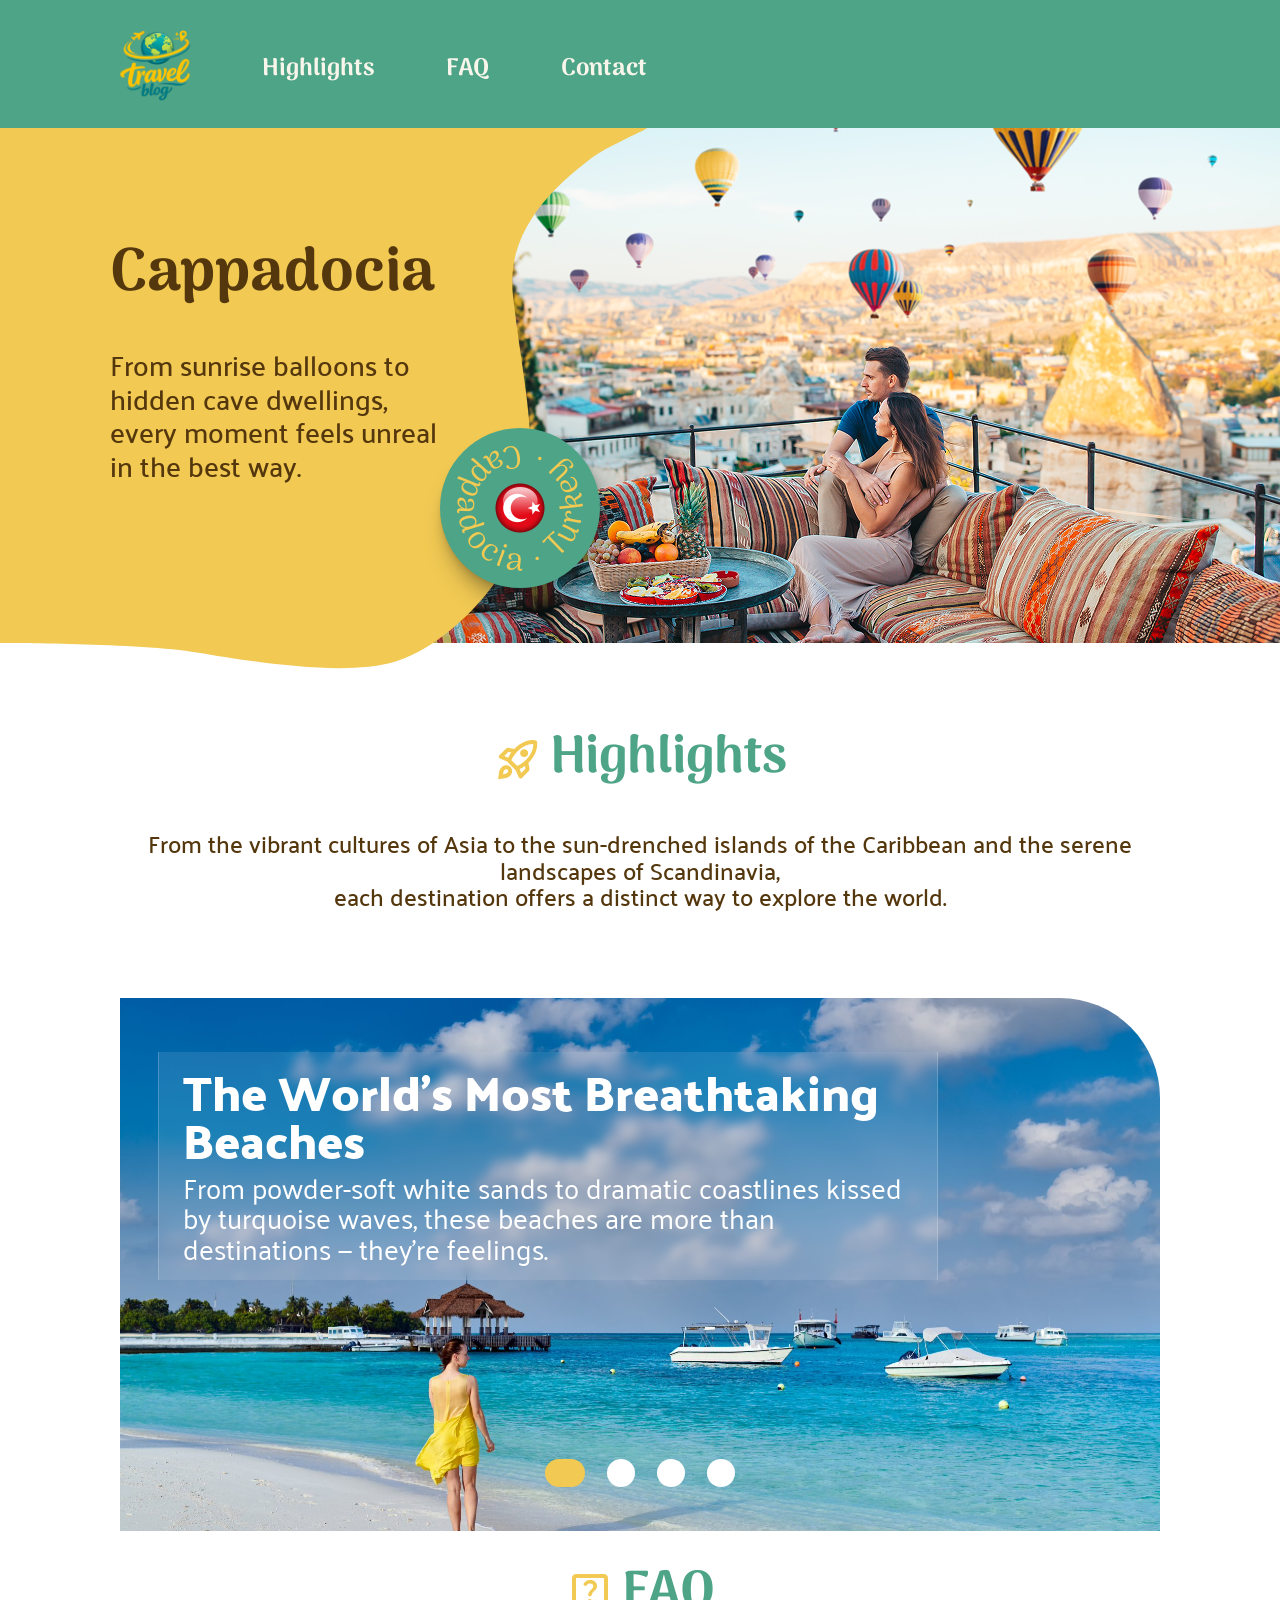
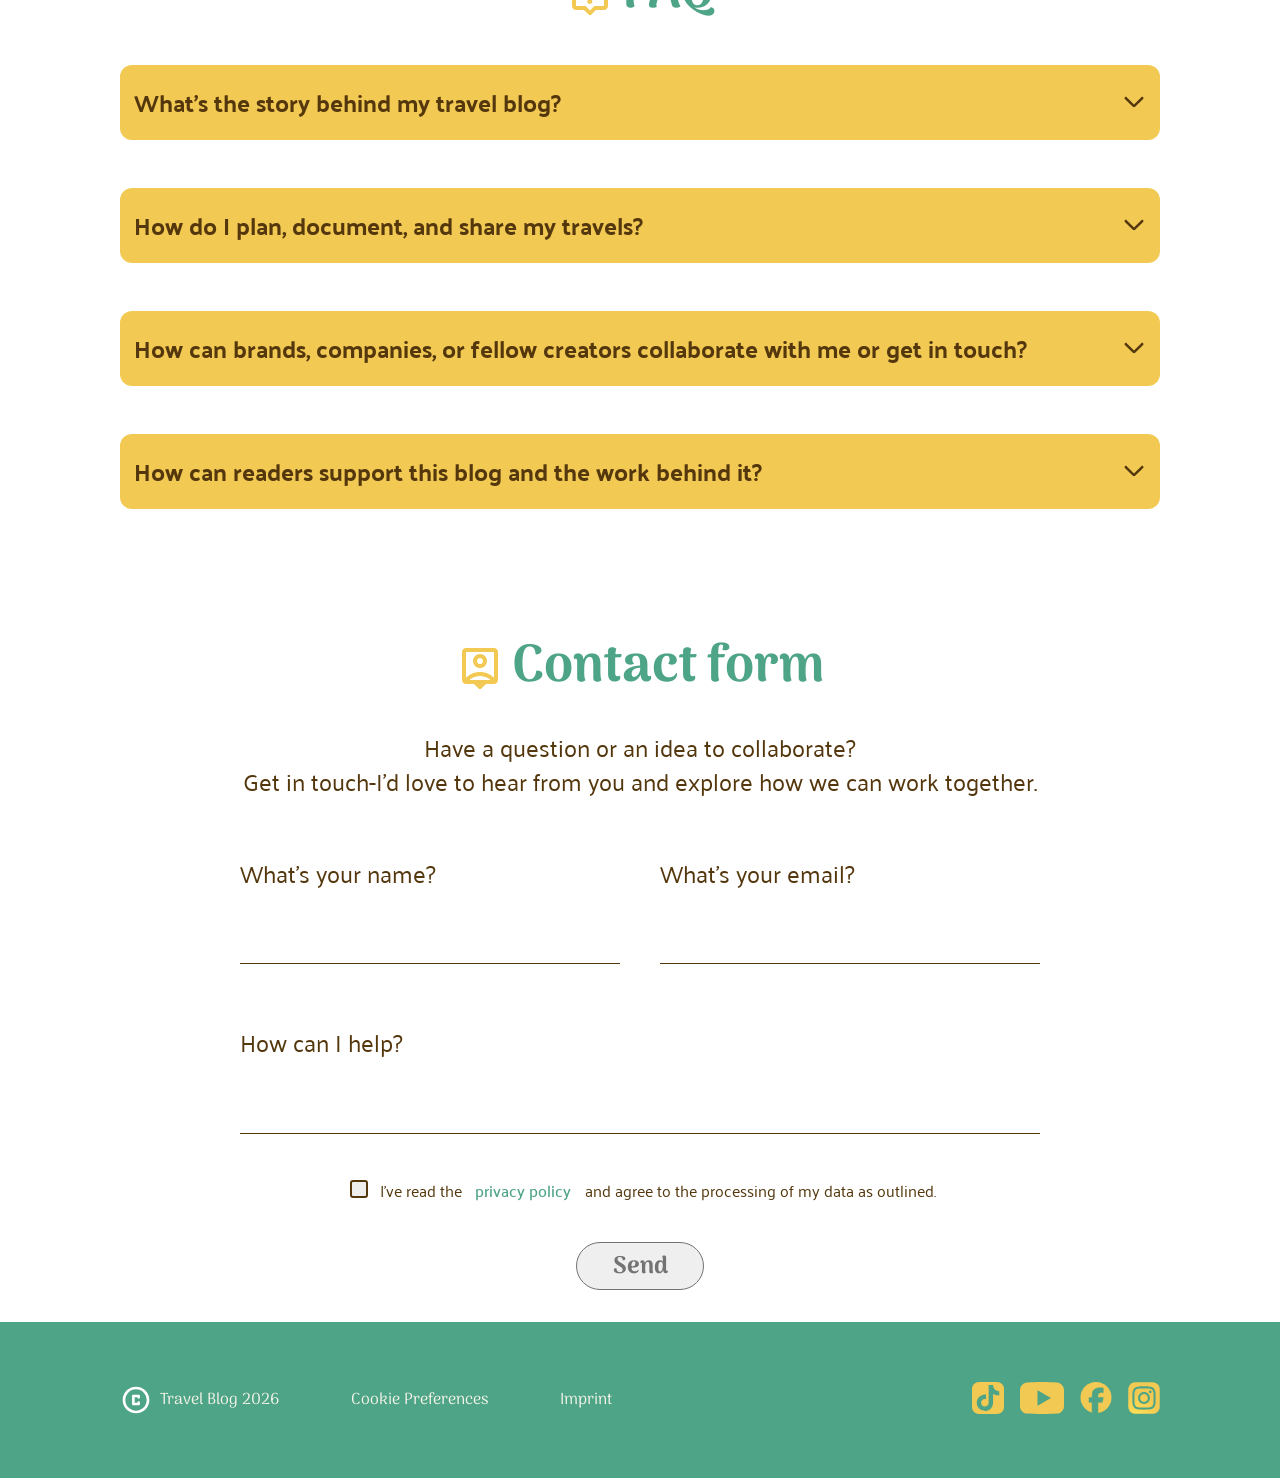
<file: index.html>
<!DOCTYPE html>
<html lang="en">

<head>
    <meta charset="UTF-8">
    <meta name="viewport" content="width=device-width, initial-scale=1.0">

    <title>Blog</title>

    <link rel="stylesheet" href="./styles/style.css">
    <link rel="stylesheet" href="./styles/standard.css">
    <link rel="stylesheet" href="./styles/fonts.css">
    <link rel="stylesheet" href="./styles/variables.css">
    <link rel="stylesheet" href="./styles/responsive.css">

    <link rel="icon" type="image/x-icon" href="./assets/img/logo.png">
</head>


<body id="landingpage">

    <header>

        <a href="../index.html" class="logo"><img src="../assets/img/Travel_blog_logo.svg" alt="logo"></a>

        <nav class="navbar-header">
            <a href="#highlights">Highlights</a>
            <a href="#faq">FAQ</a>
            <a href="#contact">Contact</a>
        </nav>

    </header>

    <section class="hero-left-right"> <!-- ############## landing hero section ######################## -->

            <div class="hero-first">
                <div class="img-background">
                    <img src="./assets/img/landing_hero.png" alt="" class="menschen">
                    
                   

                </div>

                <div class="img-cover-start">
                    <img src="./assets/img/landing_initial.svg" alt="" class="weg">
                    
                    

                </div>

                <div class="img-cover-mid">
                    <img src="./assets/img/landing_animation_mid.png" class="big_animation1">
                    
                    
                    

                </div>

                <div class="img-cover-end">
                    <img src="./assets/img/landing_animation_end.svg" class="big_animation2">
                    <img src="./assets/img/yellow_super_small_animation.svg" class="small_animation2">
                    

                </div>


                <div class="hero-textblock">
                    <h3>Cappadocia</h3>
                    <p>From sunrise balloons to hidden cave dwellings, every
                        moment feels unreal in the best way.</p>
                </div>

                <div class="moving-element">

                    <div class="rotating-text">
                        <svg viewBox="0 0 132 132">

                            <defs>
                                <path id="textCircle" d="M 66,4 a 62,62 0 1,0 0,124 a 62,62 0 1,0 0,-124" />
                            </defs>

                            <text>
                                <textPath href="#textCircle" textLength="370" lengthAdjust="spacing">
                                    Cappadocia · Turkey ·
                                </textPath>
                            </text>

                        </svg>
                    </div>
                    <img class="destination-flag" src="./assets/img/Flag_orb_Turkey.png" alt="Turkey flag">

                </div>
            </div>

    </section>

    <!------------------------------------------- content ------------------------------------------------------>

    <content class="content">
        
        <section class="highlights" id="highlights">
            <!------------------- highlights ------------------------------------------------>
            <div class="header">
                <div class="icon-header">
                    <img src="./assets/icons/rocket_launch.svg" alt="Raketen Icon">
                    <h2>Highlights</h2>
                </div>
                <p>From the vibrant cultures of Asia to the sun-drenched islands of the Caribbean and the serene
                    landscapes of Scandinavia,<br>
                    each destination offers a distinct way to explore the world. </p>
            </div>

            <div class="slider-a">
                <input type="radio" name="slider" value="one" checked>
                <input type="radio" name="slider" value="two">
                <input type="radio" name="slider" value="three">
                <input type="radio" name="slider" value="four">

                <div class="slider-a-wrapper">
                    <div class="slider-a-element element-one">
                        <a href="./pages/article01.html" class="slide-link"> </a>

                        <div class="textblock">
                            <h3>The World’s Most Breathtaking Beaches</h3>
                            <p>From powder-soft white sands to dramatic coastlines kissed by turquoise waves, these
                                beaches
                                are more than destinations — they’re feelings.</p>
                        </div>

                    </div>
                    <div class="slider-a-element element-two">
                        <a href="./pages/article02.html" class="slide-link">
                            <div class="textblock">
                                <h3>Copenhagen in 3 Days: Big Experiences, Smart Spending</h3>
                                <p>Discover Copenhagen, where historic charm meets modern design, vibrant cycling
                                    culture
                                    and
                                    waterfront living.</p>
                            </div>
                        </a>
                    </div>
                    <div class="slider-a-element element-three">
                        <a href="./pages/article03.html" class="slide-link">
                            <div class="textblock">
                                <h3>Pattaya Pulse: Food, Sun and Neon Nights</h3>
                                <p>From bustling promenades to nearby islands, the city offers an energetic and diverse
                                    escape.
                                    Discover Pattaya City, with vibrant nightlife and rich cultural landmarks.</p>
                            </div>
                        </a>
                    </div>
                    <div class="slider-a-element element-four">
                        <a href="./pages/imprint.html" class="slide-link"> </a>
                        <div class="textblock">
                            <h3>Mountain Fuji</h3>
                            <p>The most iconic mountain and an active volcano located about 100 kilometers southwest
                                of
                                Tokyo.
                                Written with the characters for “wealth” and “samurai,” Fuji’s name evokes a sense
                                of
                                strength,
                                honor, and enduring prestige.</p>

                        </div>
                    </div>
                </div>
            </div>

        </section>

        <section class="faq" id="faq"> <!------------------- FAQ ------------------------------------------------>
            <div class="icon-header">
                    <img src="./assets/icons/live_help.svg" alt="Questionmark">
                    <h2>FAQ</h2>
                </div>
            <div class="accordeon">

                <!-- Eintrag 1 -->
                <details class="accordeon-item">
                    <summary>What’s the story behind my travel blog?
                        <img src="./assets/icons/arrow_forward_ios.svg" class="accordeon-arrow" alt="Pfeil">
                    </summary>
                    <div class="accordeon-content">
                        <p>
                        <div class="accordeon-text-block">
                            It all started with a one-way ticket and a camera. This blog was born out of a passion
                            to
                            document raw, authentic moments from across the globe and to inspire others to step out
                            of
                            their
                            comfort zones.
                        </div>
                        </p>
                    </div>
                </details>

                <!-- Eintrag 2 -->
                <details class="accordeon-item">
                    <summary>How do I plan, document, and share my travels?
                        <img src="./assets/icons/arrow_forward_ios.svg" class="accordeon-arrow" alt="Pfeil">
                    </summary>
                    <div class="accordeon-content">
                        <p>
                        <div class="accordeon-text-block">I spend hours researching local gems, creating flexible
                            itineraries, and packing light. While
                            traveling, I take notes daily and capture visuals, turning those raw experiences into
                            comprehensive guides for you.
                        </div>
                        </p>
                    </div>
                </details>


                <!-- Eintrag 3 -->
                <details class="accordeon-item">
                    <summary>How can brands, companies, or fellow creators collaborate with me or get in touch?
                        <img src="./assets/icons/arrow_forward_ios.svg" class="accordeon-arrow" alt="Pfeil">
                    </summary>
                    <div class="accordeon-content">
                        <p>
                        <div class="accordeon-text-block"> love working with like-minded creators and brands that
                            align
                            with authentic travel. For
                            sponsorships, content creation, or media kit requests, feel free to drop me an email at
                            hello@yourblog.com!
                        </div>
                        </p>
                    </div>
                </details>


                <!-- Eintrag 4 -->
                <details class="accordeon-item">
                    <summary>How can readers support this blog and the work behind it?
                        <img src="./assets/icons/arrow_forward_ios.svg" class="accordeon-arrow" alt="Pfeil">
                    </summary>
                    <div class="accordeon-content">
                        <p>
                        <div class="accordeon-text-block">
                            The best way to support me is by sharing my articles, leaving comments, or using the
                            affiliate
                            links in my guides. You can also support my work directly by buying me a virtual coffee
                            through
                            my Ko-fi page!
                        </div>
                        </p>
                    </div>
                </details>
            </div>
        </section>

        <section class="contact-section"> <!--------------------- CONTACT --------------------------------->

            <div class="icon-header" id="contact">
                <img src="./assets/icons/person_pin.svg" alt="Raketen Icon">
                <h2>Contact form</h2>
            </div>
            <div class="contact-form-p">
                <p>
                    Have a question or an idea to collaborate?<br>
                    Get in touch-I’d love to hear from you and explore how we can work together.
                </p>
            </div>
            <div class="contact-form">

                <form class="contact-elements">

                    <div class="form-row">
                        <div class="input-group">
                            <label for="name">What's your name?</label>
                            <input type="text" id="name" name="name" required>
                        </div>
                        <div class="input-group">
                            <label for="email">What's your email?</label>
                            <input type="email" id="email" name="email" required>
                        </div>
                    </div>


                    <div class="input-group full-width">
                        <label for="message">How can I help?</label>
                        <input type="text" id="message" name="message" required>
                    </div>


                </form>

                <div class="privacy-policy">

                    <div class="checkbox-wrapper">
                        <label for="privacy" class="checkbox-label">
                            <input type="checkbox" id="privacy" class="toggle-check">
                            <span class="checkmark"></span>
                        </label>

                        <div class="checkbox-string">
                            <p>
                                I've read the

                                
                                <a href="../pages/privacy-policy.html" target="_blank">privacy policy</a>
                               

                                and agree to the processing of my data as outlined.
                            </p>
                        </div>
                    </div>

                    <button type="submit" class="send-btn">Send</button>

                </div>

            </div>

        </section>
    </content>

    <footer> <!--------------------- FOOTER ----------------------------------------->

        <div>
            <nav class="navbar-footer">



                <a href="../index.html"> <img src="./assets/icons/copyright.svg" alt="copyright">
                    Travel Blog 2026
                </a>




                <a href="#">Cookie Preferences</a>
                <a href="./pages/imprint.html">Imprint</a>
            </nav>
        </div>

        <div class="social-icons">
            <a href="https://www.tiktok.com" target="_blank"><img src="./assets/icons/Tiktok_icon.svg" alt="Tiktok"></a>
            <a href="https://youtube.com" target="_blank"><img src="./assets/icons/youtube.svg" class="youtube"
                    alt="youtube"></a>
            <a href="https://www.facebook.com" target="_blank"><img src="./assets/icons/facebook.svg"
                    alt="facebook"></a>
            <a href="https://www.instagram.com/" target="_blank"><img src="./assets/icons/Instagram_logo_2016.svg"
                    alt="instagram"></a>
        </div>

        <div class="navbar-mobile">

            <a href="./index.html"><img src="./assets/icons/home-icon.svg" alt=""></a>
            <a href="#highlights"><img src="./assets/icons/rocket_launch-icon.svg" alt=""></a>
            <a href="#faq"><img src="./assets/icons/live_help-icon.svg" alt=""></a>
            <a href="#contact"> <img src="./assets/icons/person-icon.svg" alt=""></a>

        </div>


    </footer>




</body>

</html>
</file>
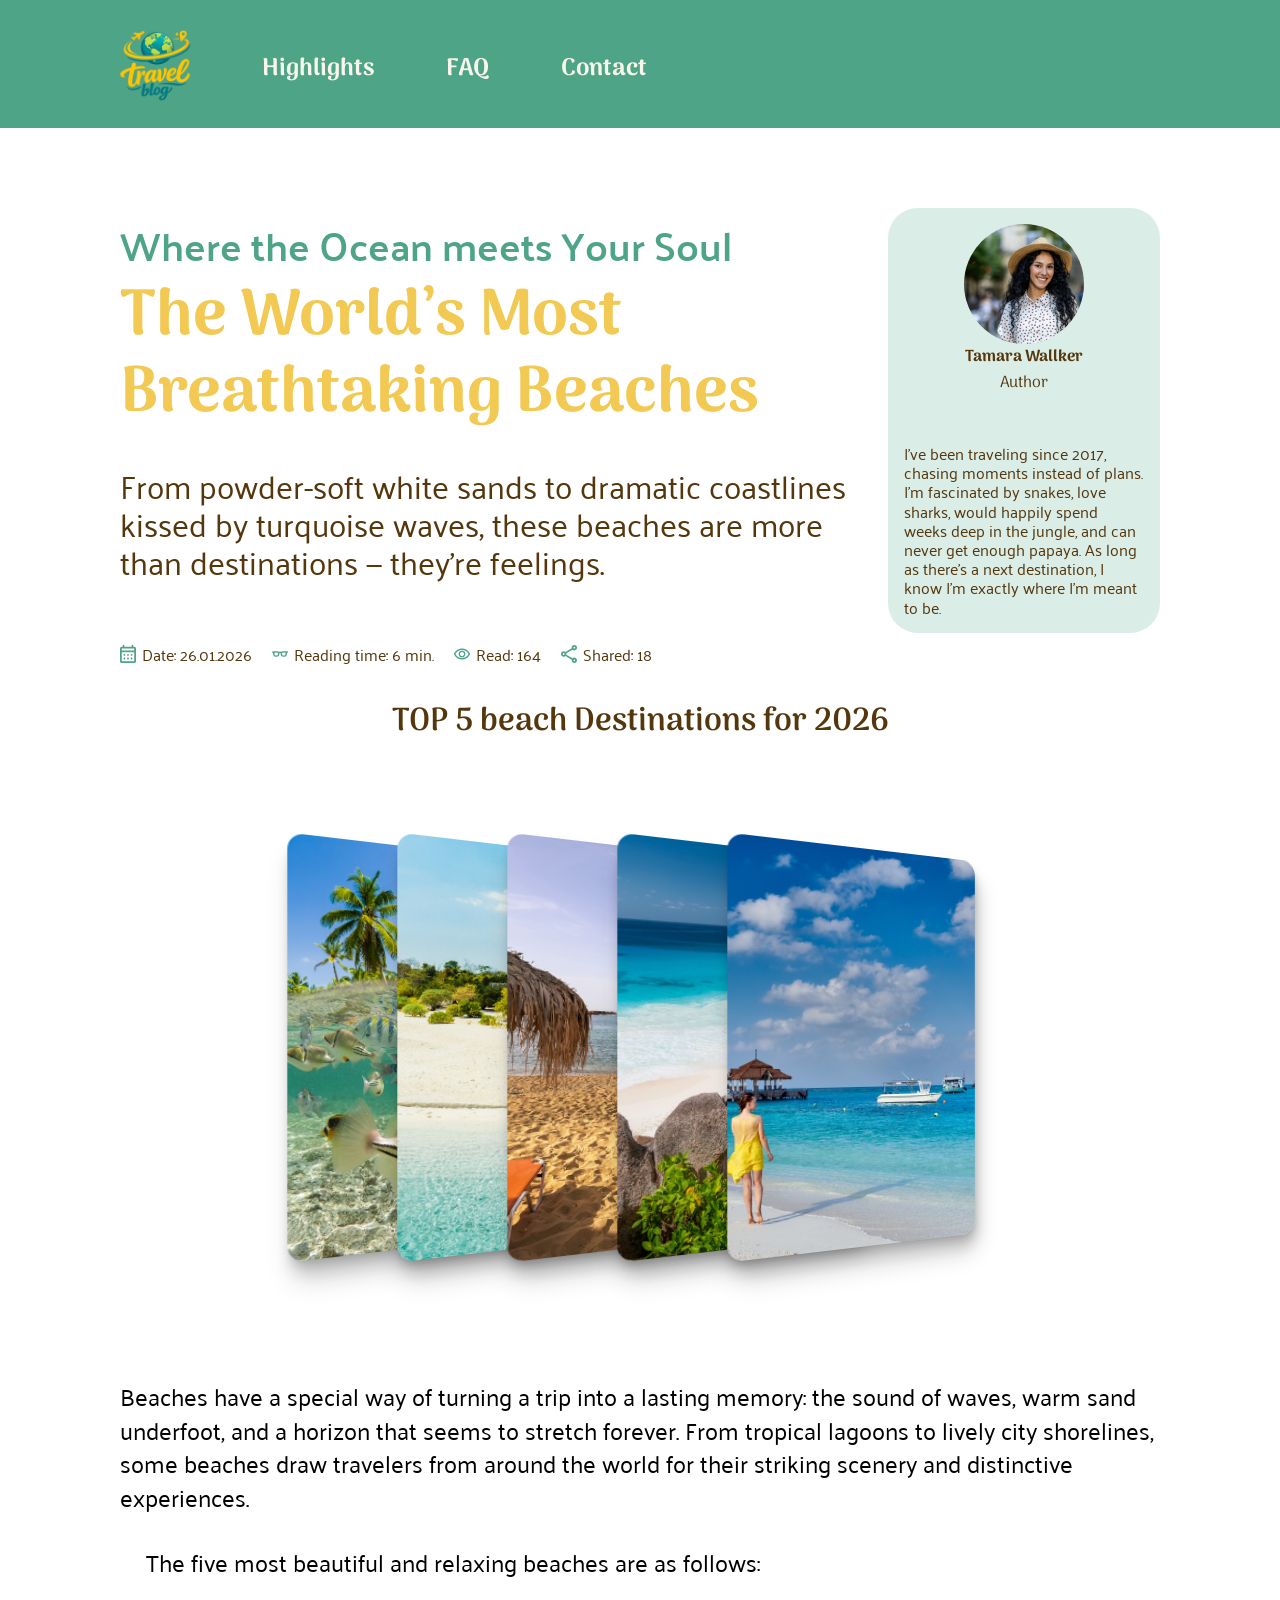
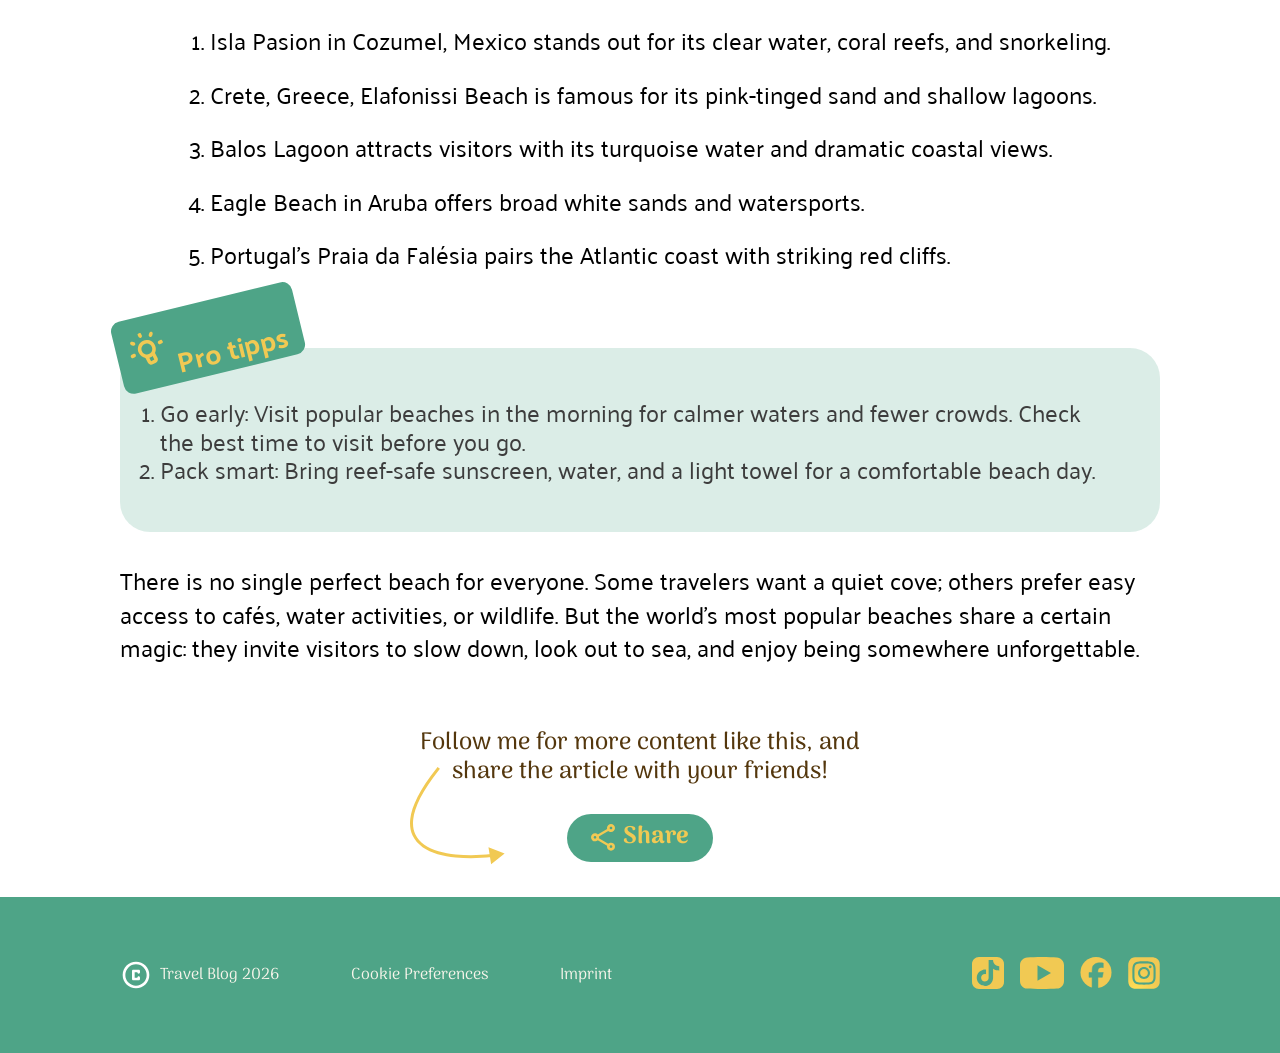
<file: pages/article01.html>
<!DOCTYPE html>
<html lang="en">

<head>
    <meta charset="UTF-8">
    <meta name="viewport" content="width=device-width, initial-scale=1.0">
    <title>Article 01</title>

    <link rel="stylesheet" href="../styles/style.css">
    <link rel="stylesheet" href="../styles/standard.css">
    <link rel="stylesheet" href="../styles/fonts.css">
    <link rel="stylesheet" href="../styles/variables.css">
    <link rel="stylesheet" href="../styles/responsive.css">

    <link rel="icon" type="image/x-icon" href="../assets/img/logo.png">
</head>


<!---------------------HEADER-------------------------------------------------------------------------->


<body id="article01">

    <header>

        <a href="../index.html" class="logo"><img src="../assets/img/Travel_blog_logo.svg" alt="logo"></a>

        <nav class="navbar-header">
            <a href="../index.html#highlights">Highlights
                <a href="../index.html#faq">FAQ</a>
                <a href="../index.html#contact">Contact</a>
        </nav>

    </header>

    <!--------------------------------------------------------------------------------------------------->

    <content class="content">
        <div class="article01-top">
            <div>

                <h2>Where the Ocean meets Your Soul</h2>
                <h1>The World’s Most Breathtaking Beaches</h1>
                <p>From powder-soft white sands to dramatic coastlines kissed by turquoise waves, these beaches are
                    more
                    than destinations — they’re feelings.</p>

                <div class="page-information">

                    <p><img src="../assets/icons/calender_green.svg" alt="">
                        Date: 26.01.2026</p>

                    <p><img src="../assets/icons/eyeglasses_green.svg" alt="">
                        Reading time: 6 min.</p>


                    <p><img src="../assets/icons/visibility_green.svg" alt="">
                        Read: 164</p>

                    <p><img src="../assets/icons/share.svg" alt="">
                        Shared: 18</p>

                </div>

            </div>

            <div class="profile">
                <img src="../assets/img/profile.jpg" alt="profile">
                <h4>Tamara Wallker</h4>
                <h5>Author</h5>

                <p>I’ve been traveling since 2017, chasing moments instead of plans.
                    I’m fascinated by snakes, love sharks, would happily spend weeks deep in the jungle, and can
                    never
                    get enough papaya. As long as there’s a next destination, I know I’m exactly where I’m meant to
                    be.
                </p>

            </div>
        </div>

        <!--------------------------------------------------------------------------------------------------->

        <h3>TOP 5 beach Destinations for 2026</h3>

        <section class="carousel-slider">

            <input type="radio" name="slider" value="one" checked>
            <input type="radio" name="slider" value="two">
            <input type="radio" name="slider" value="three">
            <input type="radio" name="slider" value="four">
            <input type="radio" name="slider" value="five">
            
            <div class="carousel-wrapper">

                <div class="carousel-slider-element element-carousel-one">
                    <img src="../assets/img/Carousel_beach_05.jpg" alt="picture of a beach">
                </div>
                <div class="carousel-slider-element element-carousel-two">
                    <img src="../assets/img/Carousel_beach_03.jpg" alt="picture of a beach">
                </div>
                <div class="carousel-slider-element element-carousel-three">
                    <img src="../assets/img/Carousel_beach_02.jpg" alt="picture of a beach">
                </div>
                <div class="carousel-slider-element element-carousel-four">
                    <img src="../assets/img/Carousel_beach_01.jpg" alt="picture of a beach">
                </div>
                <div class="carousel-slider-element element-carousel-five">
                    <img src="../assets/img/Carousel_woman.jpg" alt="picture of a beach">
                </div>

            </div>
            
        </section>

        <p>Beaches have a special way of turning a trip into a lasting memory:
            the sound of waves, warm sand underfoot, and a horizon that seems to stretch forever. 
            From tropical lagoons to lively city shorelines, some beaches draw travelers 
            from around the world for their striking scenery and distinctive experiences. </p>

        <div class="p_under_carousel">

            <p>The five most beautiful and relaxing beaches are as follows:</p>
            <ol class="list">
                <li>Isla Pasion in Cozumel, Mexico stands out for its clear water, coral reefs, and snorkeling.</li>
                <li>Crete, Greece, Elafonissi Beach is famous for its pink-tinged sand and shallow lagoons.</li>
                <li>Balos Lagoon attracts visitors with its turquoise water and dramatic coastal views.</li>
                <li>Eagle Beach in Aruba offers broad white sands and watersports. </li>
                <li>Portugal’s Praia da Falésia pairs the Atlantic coast with striking red cliffs. </li>
            </ol>
        </div>

        <div class="protipp-section">
            <div class="badge">
                <img src="../assets/icons/wb_incandescent.svg" alt="Tipp">
                <p>Pro tipps</p>
            </div>
            <ol>
                <li>Go early: Visit popular beaches in the morning for calmer waters and fewer crowds. Check the best
                    time
                    to visit before you go.</li>
                <li>Pack smart: Bring reef-safe sunscreen, water, and a light towel for a comfortable beach day.</li>
            </ol>
        </div>

        <p>There is no single perfect beach for everyone. Some travelers want a quiet cove; 
            others prefer easy access to cafés, water activities, or wildlife. 
            But the world’s most popular beaches share a certain magic: they invite visitors to slow down, 
            look out to sea, and enjoy being somewhere unforgettable. </p>

        <section class="share-section">
            <p>Follow me for more content like this, and share the article with your friends!</p>

            <div class="big-arrow2">
                <img src="../assets/img/arrow.svg" alt="Pfeil zeigt auf Share Button" class="big_arrow">
            </div>

            <div class="small-arrow2">
                <img src="../assets/icons/small_arrow.svg" alt="kleiner pfeil zeigt auf share Button"
                    class="small_arrow">
            </div>

            <div class="share-wrapper">

                <input type="checkbox" id="share-toggle">


                <label for="share-toggle" class="icon-btn">
                    <img class="share-icon" src="../assets/icons/yellow-share.svg" alt="share icon">
                    Share
                </label>

                <div class="share-expanded">

                    <img src="../assets/icons/share_green.svg" alt="share icon">

                    <div class="share-links">
                        <a href="https://www.linkedin.com/" target="_blank">LinkedIn</a>
                        <a href="https://www.facebook.com/" target="_blank">Facebook</a>
                    </div>

                </div>
            </div>
        </section>
    </content>


    </div>

    <!---------------------FOOTER-------------------------------------------------------------------------->



    <footer>

        <div>

            <nav class="navbar-footer">


                <a href="../index.html"> <img src="../assets/icons/copyright.svg" alt="copyright">
                    Travel Blog 2026
                </a>




                <a href="#">Cookie Preferences</a>
                <a href="../pages/imprint.html" class="slide-linkk">Imprint</a>
            </nav>

        </div>

        <div class="social-icons">
            <a href="https://www.tiktok.com" target="_blank"><img src="../assets/icons/Tiktok_icon.svg"
                    alt="Tiktok"></a>
            <a href="https://youtube.com" target="_blank"><img src="../assets/icons/youtube.svg" class="youtube"
                    alt="youtube"></a>
            <a href="https://www.facebook.com" target="_blank"><img src="../assets/icons/facebook.svg"
                    alt="facebook"></a>
            <a href="https://www.instagram.com/" target="_blank"><img src="../assets/icons/Instagram_logo_2016.svg"
                    alt="instagram"></a>
        </div>




        <div class="navbar-mobile">

            <a href="../index.html"><img src="../assets/icons/home-icon.svg" alt=""></a>
            <a href="../index.html#highlights"><img src="../assets/icons/rocket_launch-icon.svg" alt=""></a>
            <a href="../index.html#faq"><img src="../assets/icons/live_help-icon.svg" alt=""></a>
            <a href="../index.html#contact"> <img src="../assets/icons/person-icon.svg" alt=""></a>

        </div>

    </footer>
</body>

</html>
</file>
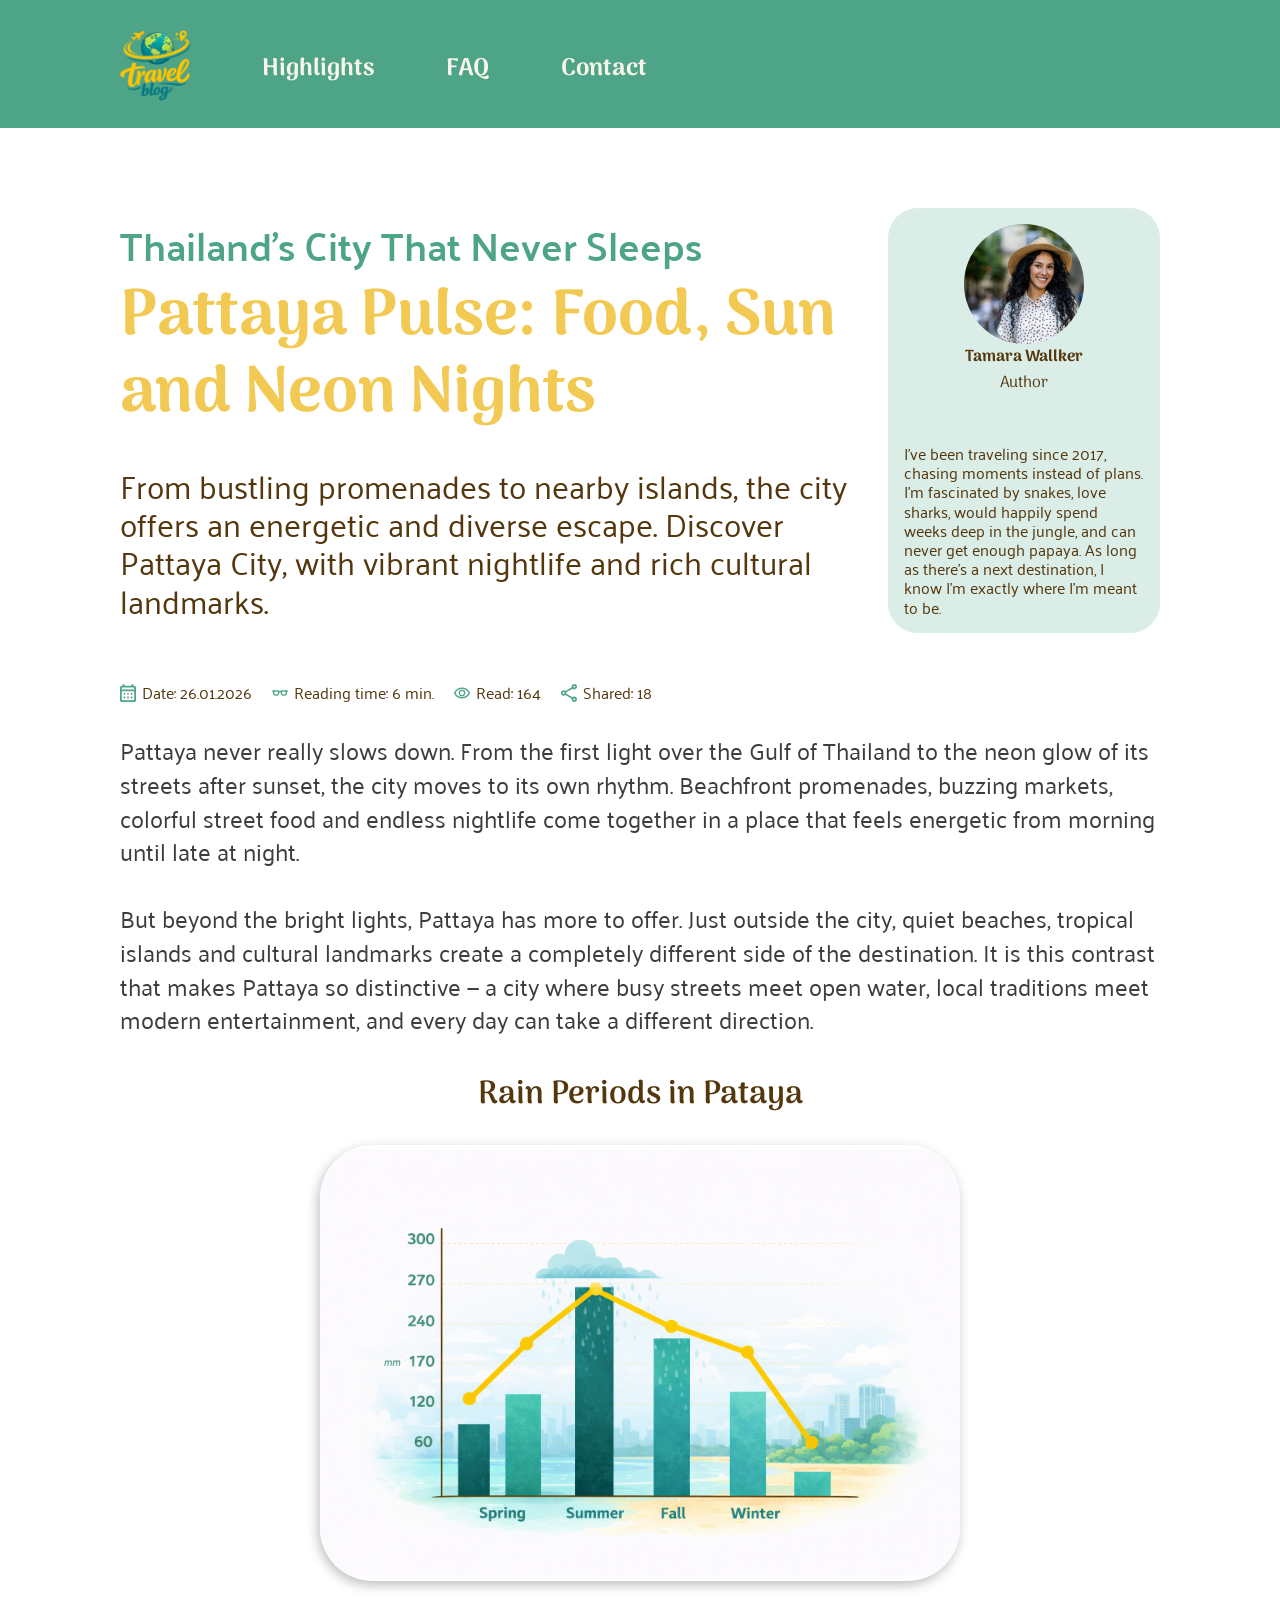
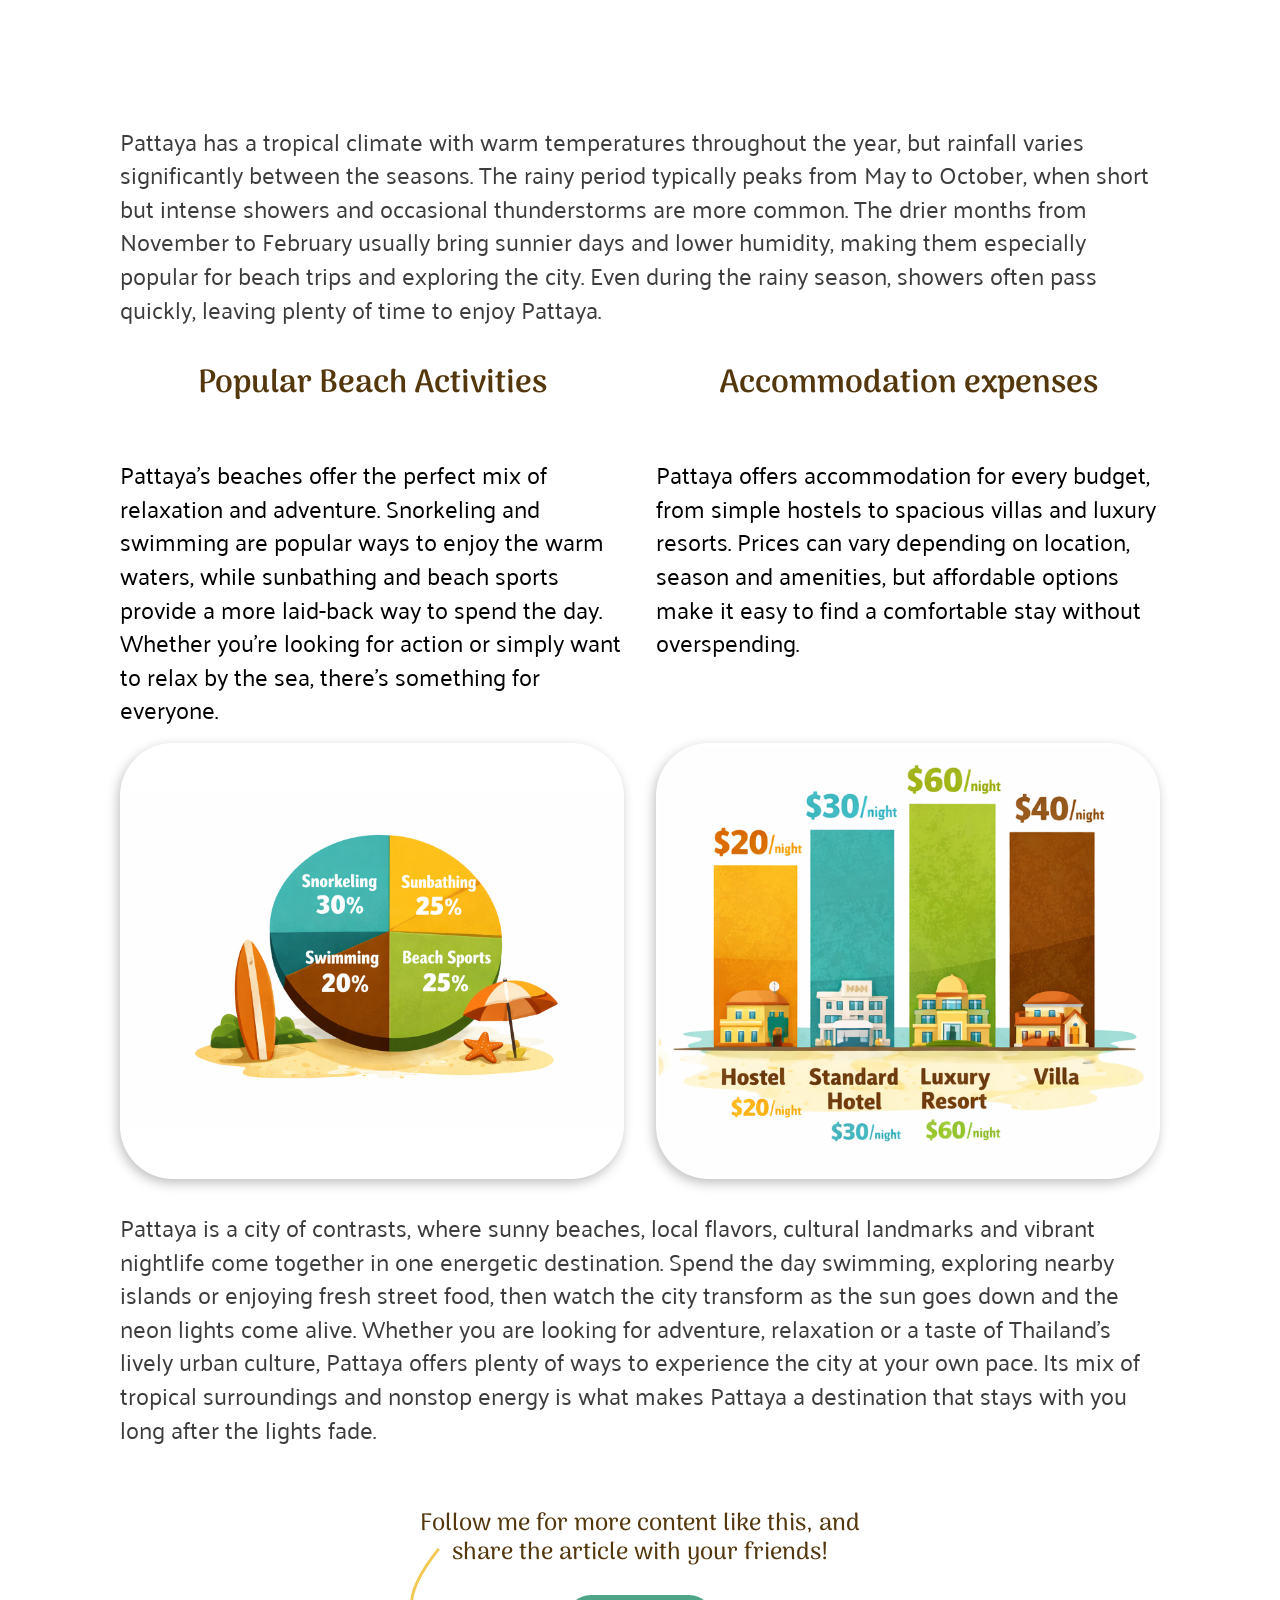
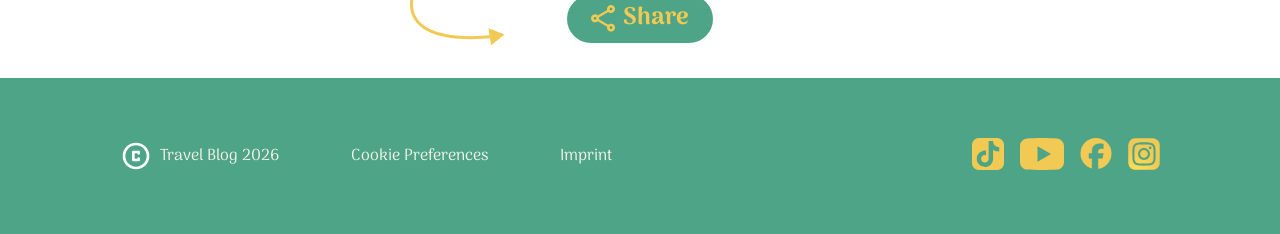
<file: pages/article03.html>
<!DOCTYPE html>
<html lang="en">

<head>
    <meta charset="UTF-8">
    <meta name="viewport" content="width=device-width, initial-scale=1.0">
    <title>Article 03</title>

    <link rel="stylesheet" href="../styles/style.css">
    <link rel="stylesheet" href="../styles/standard.css">
    <link rel="stylesheet" href="../styles/fonts.css">
    <link rel="stylesheet" href="../styles/variables.css">
    <link rel="stylesheet" href="../styles/responsive.css">

    <link rel="icon" type="image/x-icon" href="../assets/img/logo.png">

</head>

<body id="article03">

    <!---------------------HEADER-------------------------------------------------------------------------->


    <header>

        <a href="../index.html" class="logo"><img src="../assets/img/Travel_blog_logo.svg" alt="logo"></a>

        <nav class="navbar-header">
            <a href="../index.html#highlights">Highlights
                <a href="../index.html#faq">FAQ</a>
                <a href="../index.html#contact">Contact</a>
        </nav>

    </header>

    <!------------------------------------------------------------------------------------------------------->


    <div class="content">
        <div class="article01-top">
            <div>
                <h2>Thailand’s City That Never Sleeps</h2>
                <h1>Pattaya Pulse: Food, Sun and Neon Nights</h1>
                <p>From bustling promenades to nearby islands, the city offers an energetic and diverse escape. Discover
                    Pattaya City, with vibrant nightlife and rich cultural landmarks.</p>

                <div class="page-information">

                    <p><img src="../assets/icons/calender_green.svg" alt="">
                        Date: 26.01.2026</p>

                    <p><img src="../assets/icons/eyeglasses_2.svg" alt="">
                        Reading time: 6 min.</p>


                    <p><img src="../assets/icons/visibility.svg" alt="">
                        Read: 164</p>

                    <p><img src="../assets/icons/share.svg" alt="">
                        Shared: 18</p>

                </div>

            </div>

            <div class="profile">
                <img src="../assets/img/profile.jpg" alt="profile">
                <h4>Tamara Wallker</h4>
                <h5>Author</h5>

                <p>I’ve been traveling since 2017, chasing moments instead of plans.
                    I’m fascinated by snakes, love sharks, would happily spend weeks deep in the jungle, and can never
                    get enough papaya. As long as there’s a next destination, I know I’m exactly where I’m meant to be.
                </p>

            </div>

        </div>



        <article>
            <p class="article03_p_underprofile">
                Pattaya never really slows down. From the first light over the Gulf of Thailand to the neon glow of its
                streets after sunset, the city moves to its own rhythm. Beachfront promenades, buzzing markets, colorful
                street food and endless nightlife come together in a place that feels energetic from morning until late
                at
                night.
                <br><br>
                But beyond the bright lights, Pattaya has more to offer. Just outside the city, quiet beaches, tropical
                islands and cultural landmarks create a completely different side of the destination. It is this
                contrast
                that makes Pattaya so distinctive — a city where busy streets meet open water, local traditions meet
                modern
                entertainment, and every day can take a different direction.
            </p>
        </article>

        <!------------------------------------------------------------------------------->

        <div class="article03_rain">
            <h3>Rain Periods in Pataya</h3>
            <div class="article03_img">
                <img src="../assets/img/rain.png" alt="">
            </div>
            <article>
                <p>
                    Pattaya has a tropical climate with warm temperatures throughout the year, but rainfall varies
                    significantly between the seasons. The rainy period typically peaks from May to October, when short
                    but
                    intense showers and occasional thunderstorms are more common. The drier months from November to
                    February
                    usually bring sunnier days and lower humidity, making them especially popular for beach trips and
                    exploring the city. Even during the rainy season, showers often pass quickly, leaving plenty of time
                    to
                    enjoy Pattaya.
                </p>
            </article>
        </div>

        <section class="two_sections">
            <div class="one_section">
                <h3>Popular Beach Activities</h3>
                <div class="text-box">
                    <p>Pattaya’s beaches offer the perfect mix of relaxation and adventure. Snorkeling and swimming are
                        popular ways to enjoy the warm waters, while sunbathing and beach sports provide a more
                        laid-back
                        way to spend the day. Whether you’re looking for action or simply want to relax by the sea,
                        there’s
                        something for everyone.
                    </p>
                </div>
                <img src="../assets/img/kreisdiagramm.png" alt="">
            </div>

            <div class="one_section">
                <h3>Accommodation expenses</h3>
                <div class="text-box">
                    <p>Pattaya offers accommodation for every budget, from simple hostels to spacious villas and luxury
                        resorts. Prices can vary depending on location, season and amenities, but affordable options
                        make it
                        easy to find a comfortable stay without overspending.
                    </p>
                </div>
                <img src="../assets/img/statistik.png" alt="">
            </div>
        </section>
        <article>
            <p>Pattaya is a city of contrasts, where sunny beaches, local flavors, cultural landmarks and vibrant
                nightlife
                come together in one energetic destination. Spend the day swimming, exploring nearby islands or enjoying
                fresh street food, then watch the city transform as the sun goes down and the neon lights come alive.

                Whether you are looking for adventure, relaxation or a taste of Thailand’s lively urban culture, Pattaya
                offers plenty of ways to experience the city at your own pace. Its mix of tropical surroundings and
                nonstop
                energy is what makes Pattaya a destination that stays with you long after the lights fade.
            </p>
        </article>
        <!-----------------------------------share----------------------------------------->



        <section class="share-section">
            <p>Follow me for more content like this, and share the article with your friends!</p>
            <div class="big-arrow2">

                <img src="../assets/img/arrow.svg" alt="Pfeil zeigt auf Share Button" class="big_arrow">
            </div>
            <div class="small-arrow2">
                <img src="../assets/icons/small_arrow.svg" alt="kleiner pfeil zeigt auf share Button"
                    class="small_arrow">
            </div>

            <div class="share-wrapper">

                <input type="checkbox" id="share-toggle">

                <label for="share-toggle" class="icon-btn">
                    <img class="share-icon" src="../assets/icons/yellow-share.svg" alt="share icon">
                    Share
                </label>

                <div class="share-expanded">

                    <img src="../assets/icons/share_green.svg" alt="share icon">

                    <div class="share-links">
                        <a href="https://www.linkedin.com/" target="_blank">LinkedIn</a>
                        <a href="https://www.facebook.com/" target="_blank">Facebook</a>
                    </div>

                </div>
            </div>
        </section>
    </div>

    <!---------------------FOOTER-------------------------------------------------------------------------->


    <footer>

        <div>

            <nav class="navbar-footer">


                <a href="../index.html"> <img src="../assets/icons/copyright.svg" alt="copyright">
                    Travel Blog 2026
                </a>




                <a href="#">Cookie Preferences</a>
                <a href="../pages/imprint.html" class="slide-linkk">Imprint</a>
            </nav>

        </div>

        <div class="social-icons">
            <a href="https://www.tiktok.com" target="_blank"><img src="../assets/icons/Tiktok_icon.svg"
                    alt="Tiktok"></a>
            <a href="https://youtube.com" target="_blank"><img src="../assets/icons/youtube.svg" class="youtube"
                    alt="youtube"></a>
            <a href="https://www.facebook.com" target="_blank"><img src="../assets/icons/facebook.svg"
                    alt="facebook"></a>
            <a href="https://www.instagram.com/" target="_blank"><img src="../assets/icons/Instagram_logo_2016.svg"
                    alt="instagram"></a>
        </div>




        <div class="navbar-mobile">

            <a href="../index.html"><img src="../assets/icons/home-icon.svg" alt=""></a>
            <a href="../index.html#highlights"><img src="../assets/icons/rocket_launch-icon.svg" alt=""></a>
            <a href="../index.html#faq"><img src="../assets/icons/live_help-icon.svg" alt=""></a>
            <a href="../index.html#contact"> <img src="../assets/icons/person-icon.svg" alt=""></a>

        </div>

    </footer>

</body>

</html>
</file>
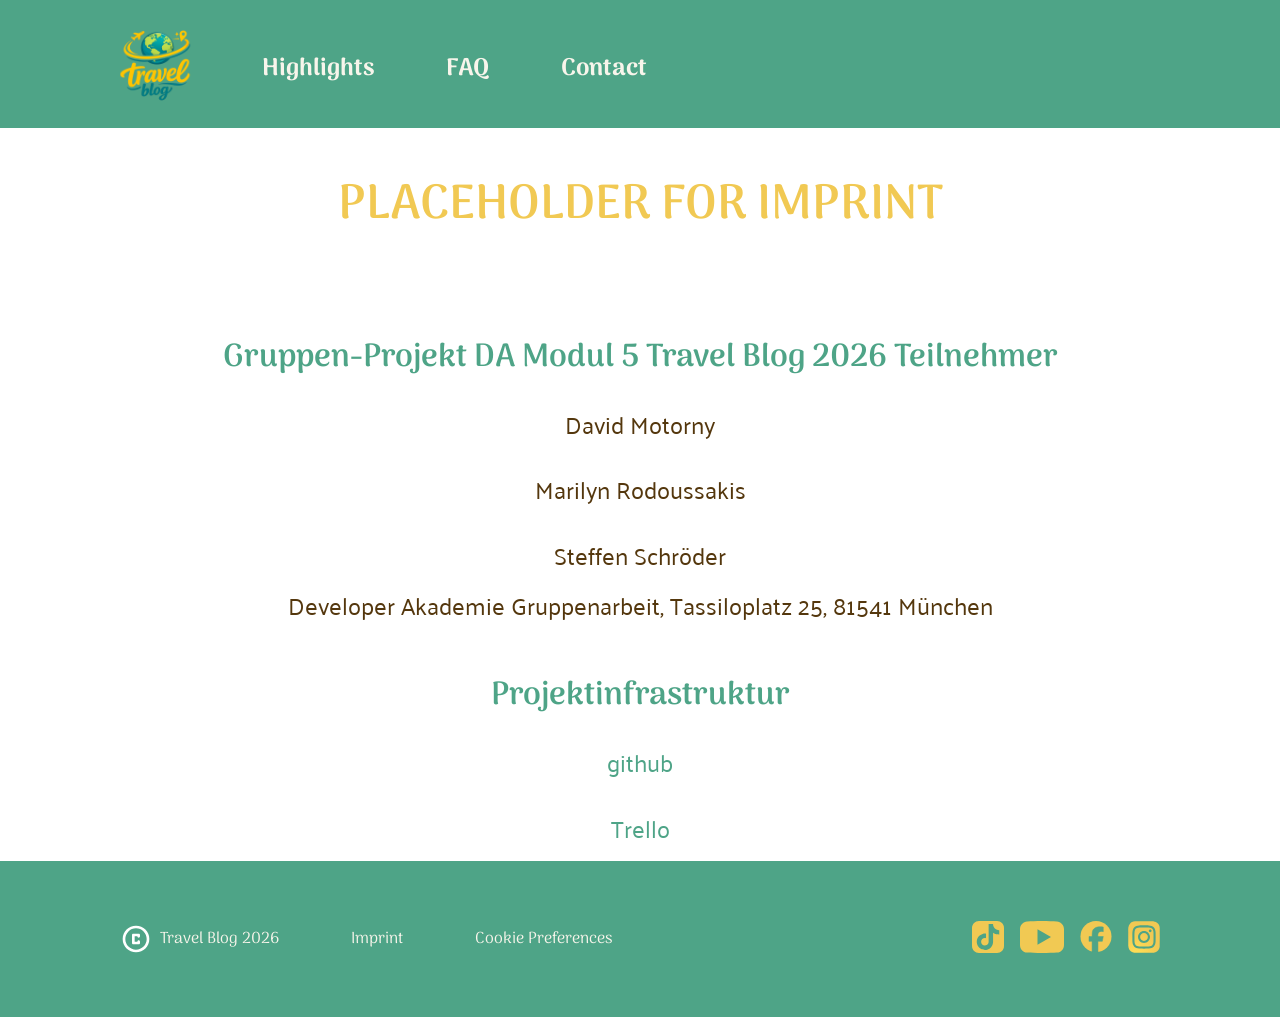
<file: pages/imprint.html>
<!DOCTYPE html>
<html lang="en">

<head>
    <meta charset="UTF-8">
    <meta name="viewport" content="width=device-width, initial-scale=1.0">
    <title>Imprint</title>

    <link rel="stylesheet" href="../styles/style.css">
    <link rel="stylesheet" href="../styles/standard.css">
    <link rel="stylesheet" href="../styles/fonts.css">
    <link rel="stylesheet" href="../styles/variables.css">
    <link rel="stylesheet" href="../styles/responsive.css">

    <link rel="icon" type="image/x-icon" href="../assets/img/logo.png">
</head>

<body id="imprint">

    <!---------------------HEADER-------------------------------------------------------------------------->


    <header>

        <a href="../index.html" class="logo"><img src="../assets/img/Travel_blog_logo.svg" alt="logo"></a>

        <nav class="navbar-header">
            <a href="../index.html#highlights">Highlights
                <a href="../index.html#faq">FAQ</a>
                <a href="../index.html#contact">Contact</a>
        </nav>

    </header>

    <!------------------------------------------------------------------------------------------------------->

    <content>
        <section class="imprint">

            <h2>PLACEHOLDER FOR IMPRINT</h2>

            <h3>Gruppen-Projekt DA Modul 5 Travel Blog 2026 Teilnehmer</h3>

                <ul>
                    <li>David Motorny</li>
                    <li>Marilyn Rodoussakis</li>
                    <li>Steffen Schröder</li>
                </ul>

                <p>Developer Akademie Gruppenarbeit,
                    Tassiloplatz 25,
                    81541 München</p>

            <h3>Projektinfrastruktur</h3>

                <ul>
                    <li><a href="https://github.com/5teffenS/Blog" target="_blank">github</a></li>
                    <li><a href="https://trello.com/invite/b/6aa167bc4604bb251998a082/ATTI4c9a937a44aed43483cf4615ddc6379818D58656/mein-trello-board" target="_blank">Trello</a></li>
                    
                </ul>
            
        </section>

    </content>
    
    <!---------------------FOOTER-------------------------------------------------------------------------->


    <footer>

        <div class="footer">

            <nav class="navbar-footer">


                <a href="#"> <img src="../assets/icons/copyright.svg" alt="copyright">
                    Travel Blog 2026
                </a>



                <a href="#">Imprint</a>
                <a href="#">Cookie Preferences</a>
            </nav>

        </div>

        <div class="social-icons">
            <a href="https://www.tiktok.com" target="_blank"><img src="../assets/icons/Tiktok_icon.svg" alt="Tiktok"></a>
            <a href="https://youtube.com" target="_blank"><img src="../assets/icons/youtube.svg" class="youtube"
                    alt="youtube"></a>
            <a href="https://www.facebook.com" target="_blank"><img src="../assets/icons/facebook.svg"
                    alt="facebook"></a>
            <a href="https://www.instagram.com/" target="_blank"><img src="../assets/icons/Instagram_logo_2016.svg"
                    alt="instagram"></a>
        </div>

        <div class="navbar-mobile">

            <a href="../index.html"><img src="../assets/icons/home-icon.svg" alt=""></a>
            <a href="../index.html#highlights"><img src="../assets/icons/rocket_launch-icon.svg" alt=""></a>
            <a href="../index.html#faq"><img src="../assets/icons/live_help-icon.svg" alt=""></a>
            <a href="../index.html#contact"> <img src="../assets/icons/person-icon.svg" alt=""></a>

        </div>

    </footer>

</body>

</html>
</file>
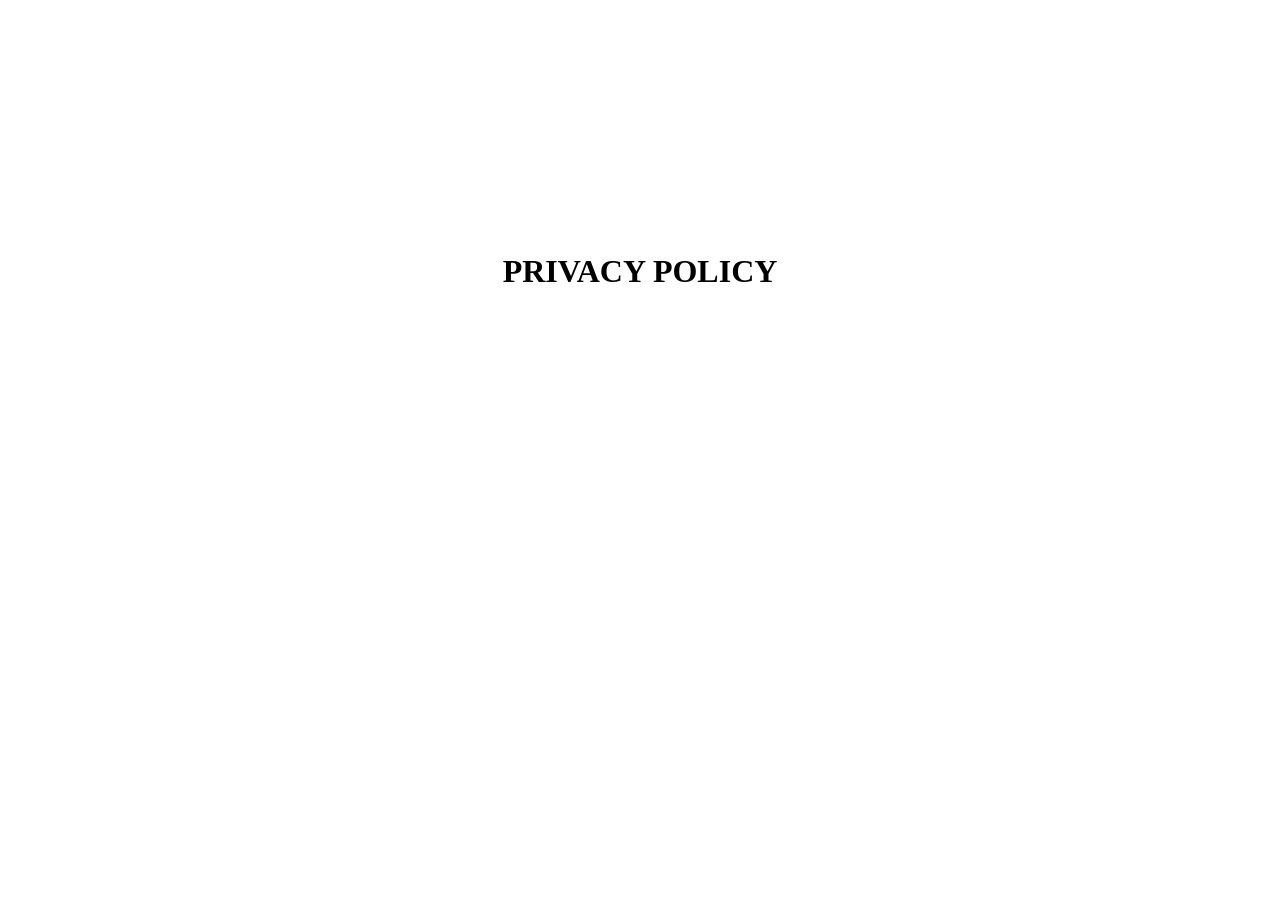
<file: pages/privacy-policy.html>
<!DOCTYPE html>
<html lang="en">

<head>
    <meta charset="UTF-8">
    <meta name="viewport" content="width=device-width, initial-scale=1.0">
    <title>Document</title>
</head>

<style>
    h1 {
        justify-content: center;
        display: flex;
        
        align-items: center;
   
        height: 500px;
    }
</style>

<body>

    <div>

        <h1>PRIVACY POLICY</h1>

    </div>


</body>

</html>
</file>
<file: styles/style.css>
/* ~~~~~~~~~~~~~~~~~~~~~~~~~~~~~~~~~~~~~~~~~~~~~~~~~~~~~~~~~~~~~~~~~~~ */
/* ##################### landing banner animation #################### */
/* ~~~~~~~~~~~~~~~~~~~~~~~~~~~~~~~~~~~~~~~~~~~~~~~~~~~~~~~~~~~~~~~~~~~ */

.hero-left-right {
  width: 100%;
  max-width: 1440px;
  min-height: 515px;
}

.hero-first {
  position: relative;
  overflow: hidden;
  top: 0;
  
  width: 100%;
  height: 600px;

  background-color: rgb(255, 255, 255);
}

.img-background {
  position: absolute;
  top: 0;
  left: calc(50% - 720px);
  height: 100%;
  width: auto;
  z-index: 1;
}

.img-cover-start {
  position: absolute;
  top: 0;

  right: 0;
  height: 100%;
  width: auto;
  z-index: 3;

  animation: banner-initial 3s ease-in-out forwards;
}

.img-cover-mid {
  position: absolute;
  top: 0;

  right: 0;
  height: 100%;
  width: auto;
  z-index: 2;

  animation: banner-mid 1s ease-in-out forwards;
  animation-delay: 2s;
}

.img-cover-end {
  position: absolute;
  top: 0;


  left: 0;
  height: auto;

  z-index: 4;

  opacity: 0;

  animation-name: banner-end;
  animation-duration: 0.8s;
  animation-timing-function: ease-in-out;
  animation-delay: 2s;
  animation-iteration-count: 1;
  animation-direction: normal;
  animation-fill-mode: forwards;



}

.hero-textblock {

  display: flex;
  flex-direction: column;
  
  width: 25%;
  max-width: 350px;

  top: 10%;
  left: 40%;

  position: absolute;
  z-index: 5;
  opacity: 0;

  animation:
    textblock-fade-in 1.5s ease-in-out 0.5s forwards,
    textblock-shift 1s linear 2s forwards;
}

.hero-textblock h3 {
  font-family: 'Arima';
  font-weight: 700;
  font-size: 60px;
  color: var(--secondary-brown);

  animation-name: textblock-h3;
  animation-duration: 1s;
  animation-timing-function: fade-in;
  animation-delay: 0.5s;
  animation-iteration-count: 1;
  animation-direction: normal;
  animation-fill-mode: forwards;
}

.hero-textblock p {
  font-family: 'Palanquin';
  font-weight: 500;
  font-size: 28px;
  color: var(--secondary-brown);
  line-height: 1.2;

  opacity: 0;

  animation-name: textblock-p;
  animation-duration: 2s;
  animation-timing-function: fade-in;
  animation-delay: 1s;
  animation-iteration-count: 1;
  animation-direction: normal;
  animation-fill-mode: forwards;
}

@keyframes banner-initial {
  0% {
    z-index: 3;
  }

  100% {
    z-index: 0;

  }
}

@keyframes banner-mid {
  0% {
    transform: translateX(440px);
  }

  60% {
    transform: translateX(calc(40dvw - calc(50% - 720px)));
  }

  100% {
    transform: translateX(calc(10dvw - calc(50% - 720px)));

  }
}

@keyframes banner-end {
  0% {
    opacity: 0;
  }

  100% {
    opacity: 1;

  }
}

@keyframes textblock-fade-in {
  0% {
    opacity: 0;
  }

  100% {
    opacity: 1;
  }
}

@keyframes textblock-h3 {
  0% {
    transform: translateY(75%);
    opacity: 1;
  }

  100% {
    transform: translateY(-25%);
    opacity: 1;
  }
}

@keyframes textblock-p {
  0% {
    opacity: 0;
  }

  100% {
    opacity: 1;
  }
}

@keyframes textblock-shift {
  to {
    opacity: 1;
    transform: translateX(-145%);
  }
}

/* ~~~~~~~~~~~~~~~~~~~~~~~~~~~~~~~~~~~~~~~~~~~~~~~~~~~~~~~~~~~~~~~~~~~ */
/* ###################### landing rotating text ###################### */
/* ~~~~~~~~~~~~~~~~~~~~~~~~~~~~~~~~~~~~~~~~~~~~~~~~~~~~~~~~~~~~~~~~~~~ */

.moving-element {
  width: 160px;
  height: 160px;

  top: 270px;
  left: 440px;

  position: relative;

  display: flex;
  align-items: center;
  justify-content: center;
  background-color: var(--primary-green);
  border-radius: 50%;

  /* https://smoothshadows.com/#djEsMSw1LDAuMTUsMjQsMjAsNSwjMDMwNzEyLCNmM2Y0ZjYsI2ZmZmZmZiwz */
  box-shadow: 0px 1px 1px rgba(3, 7, 18, 0.03),
    1px 3px 4px rgba(3, 7, 18, 0.06),
    2px 7px 9px rgba(3, 7, 18, 0.09),
    3px 13px 15px rgba(3, 7, 18, 0.12),
    5px 20px 24px rgba(3, 7, 18, 0.15);

  opacity: 0;

  z-index: 6;

  animation-name: moving-element-initial;
  animation-duration: 2s;
  animation-timing-function: fade-in;
  animation-delay: 2.7s;
  animation-iteration-count: 1;
  animation-direction: normal;
  animation-fill-mode: forwards;
}

.rotating-text {
  width: 132px;
  height: 132px;

  animation: rotateText 12s linear infinite;
}

.rotating-text svg {
  width: 132px;
  height: 132px;
  overflow: visible;
}

.rotating-text text {
  font-family: 'Arima';
  font-size: 32px;
  font-weight: 400;
  fill: var(--primary-yellow);
}

.destination-flag {
  position: absolute;

  width: 50px;
  height: 50px;
}

@keyframes rotateText {
  from {
    transform: rotate(0deg);
  }

  to {
    transform: rotate(360deg);
  }
}

@keyframes moving-element-initial {
  to {
    opacity: 1;
  }
}

/* ~~~~~~~~~~~~~~~~~~~~~~~~~~~~~~~~~~~~~~~~~~~~~~~~~~~~~~~~~~~~~~~~~~~ */
/* ######################### article01 style ######################### */
/* ~~~~~~~~~~~~~~~~~~~~~~~~~~~~~~~~~~~~~~~~~~~~~~~~~~~~~~~~~~~~~~~~~~~ */


.article01-top {
  display: flex;
  flex-direction: row;
  /* Erzwingt die Ausrichtung nebeneinander */
  justify-content: space-between;
  align-items: flex-start;
  /* Richtet das Profil obenbündig mit dem Text aus */
  width: 100%;
  gap: 24px;

  margin-top: 80px;

}

.article01-top>div:first-child {
  flex-grow: 1;
  /* Nimmt den gesamten verfügbaren Platz links ein */
  min-width: 0;
  /* Verhindert, dass langer Text das Flex-Layout sprengt */
}


.article01-top h1 {
  line-height: 1.2;
}

.article01-top h2 {
  color: var(--primary-green);
  font-size: 40px;

  font-family: 'Palanquin';
  font-weight: 600;
}

.article01-top h1 {
  font-family: 'Palanquin';
  font-weight: 600;
  color: var(--primary-yellow);
  font-size: 64px;

  font-family: 'Arima';
  font-weight: 700;
}

.article01-top p {

  color: var(--secondary-brown);
  font-size: 32px;

  font-family: 'Palanquin';
  font-weight: 400;
  line-height: 1.2;

}

.article03_p_underprofile {
  font-size: 24px;
  font-family: 'Palanquin';
  font-weight: 400;
}

.page-information {

  display: flex;

  gap: 20px;

  margin-top: 32px;

  flex-wrap: wrap;



}

.page-information p {
  font-size: 16px;
  margin: 0;
  display: flex;
  align-items: center;
  gap: 6px;
}

.page-information img {
  width: 16px;
  height: 18px;
  color: var(--primary-green);

}

.profile {
  background-color: rgba(78, 164, 135, 0.2);
  border-radius: 30px;

  padding: 16px;
  height: fit-content;

  display: flex;
  flex-direction: column;

  width: 272px;
  flex-shrink: 0;

  align-items: center;


}

.profile h4 {
  font-family: 'Arima';
  font-weight: 700;

  color: var(--secondary-brown);
  text-align: center;
}

.profile h5 {
  font-size: 16px;
  font-family: 'Arima';
  font-weight: 400;
  text-align: center;
  color: var(--secondary-brown);

  padding-bottom: 16px;


}

.profile p {
  font-size: 16px;
  font-family: 'Palanquin';
  font-weight: 400;


}

.profile img {
  border-radius: 50%;
  width: 120px;
  height: 120px;

  object-fit: cover;
  margin: 0 auto;
}

/* ~~~~~~~~~~~~~~~~~~~~~~~~~~~~~~~~~~~~~~~~~~~~~~~~~~~~~~~~~~~~~~~~~~~ */
/* ######################### carousel slider ######################### */
/* ~~~~~~~~~~~~~~~~~~~~~~~~~~~~~~~~~~~~~~~~~~~~~~~~~~~~~~~~~~~~~~~~~~~ */

.carousel-wrapper {
  display: flex;
  flex-direction: row;
  justify-content: center;
  align-items: center;

  height: 95%;
}

.carousel-slider {
  height: 600px;

  width: 1300px;

  display: flex;
  flex-direction: column-reverse;
  justify-content: center;
  align-items: center;
}

.carousel-slider input {
  appearance: none;
  -webkit-appearance: none;
  border: none;
  outline: none;
  width: 22px;
  height: 22px;
  border-radius: 50%;
  background-color: #4ea48732;
  margin: 0 5px 14px 5px;
  cursor: pointer;
  transition: width 0.3s ease, background-color 0.3s ease;

  z-index: 2;
  display: none;
}

.carousel-slider input:checked {
  width: 36px;
  height: 22px;
  border-radius: 20px;
  background-color: var(--primary-green);
}

.carousel-slider-element {
  z-index: 1;

  display: flex;
  justify-content: center;

  width: 160px;
  height: 90%;
  max-height: 440px;

  transform: perspective(300px) rotateY(10deg) translateX(0px);
  transform-origin: 50% 50%;

  transition: all 255ms ease-in-out;
}

.carousel-slider-element img {
  border-radius: 20px;

  width: 300px;

  object-fit: cover;
  object-position: center;

  /* https://smoothshadows.com/#djEsMSw1LDAuMTUsMjQsMjAsNSwjMDMwNzEyLCNmM2Y0ZjYsI2ZmZmZmZiwz */
  box-shadow: 0px 1px 1px rgba(3, 7, 18, 0.03),
    1px 3px 4px rgba(3, 7, 18, 0.06),
    2px 7px 9px rgba(3, 7, 18, 0.09),
    3px 13px 15px rgba(3, 7, 18, 0.12),
    5px 20px 24px rgba(3, 7, 18, 0.15);
}

.carousel-slider-element:hover {
  z-index: 2;

  transform: rotateY(0deg) translateX(0px) scaleX(1.05) scaleY(1.05);
  margin: 0 160px;
}

.carousel-slider-element:hover img {
  width: 300px;

}

.carousel-slider-element:hover~.carousel-slider-element {
  transform: perspective(300px) rotateY(-10deg) translateX(0px);
}

.carousel-slider-element:hover~.carousel-slider-element img {
  width: 300px;
}

.p_under_carousel {
  display: flex;
  justify-content: center;
  flex-direction: column;
}

.list > li{
  width: fit-content;
}

/* ~~~~~~~~~~~~~~~~~~~~~~~~~~~~~~~~~~~~~~~~~~~~~~~~~~~~~~~~~~~~~~~~~~~ */
/* ######################### main page content ####################### */
/* ~~~~~~~~~~~~~~~~~~~~~~~~~~~~~~~~~~~~~~~~~~~~~~~~~~~~~~~~~~~~~~~~~~~ */

.highlights {
  width: 100%;
  display: flex;
  flex-direction: column;
  align-items: center;

  gap: 88px;
}

.header {
  display: flex;
  flex-direction: column;
  justify-content: center;
  align-items: center;

  gap: 8px;
  width: 100%;
}

.header>p {
  font-family: 'Palanquin';
  font-size: 24px;
  font-weight: 500;
  line-height: 110%;
  text-align: center;

  color: var(--secondary-brown);
}


.icon-header {
  display: flex;
  align-items: center;
  gap: 8px;
  justify-content: center;

  font-family: 'Arima';
  font-weight: 700;
  font-size: 52px;
  line-height: 120%;

  color: var(--primary-green);
  gap: 8px;

}



.icon-header>h2 {
  font-family: 'Arima';
  font-weight: 700;
  font-size: 52px;
  line-height: 120%;

  color: var(--primary-green);
}

.icon-header>img {
  width: 48px;
  height: 48px;
}

.slider-a {
  width: 100%;
  height: 533px;
  border-top-right-radius: 100px;


  display: flex;
  justify-content: center;
  position: relative;


  align-items: flex-end;
  overflow: hidden;
}

.slider-a-wrapper {
  z-index: 1;
  width: 400%;
  height: 100%;

  position: absolute;

  display: flex;

  transition: all 1s ease-in-out;

}



.slider-a-element {
  width: calc(100% / 4);
  height: 100%;
  position: relative;

  background-size: cover;
  background-position: center;
}

.element-one {
  background-image: url(../assets/img/woman-walking-on-beach.jpg);
}

.element-two {
  background-image: url(../assets/img/scandinavia.jpg);
}

.element-three {
  background-image: url(../assets/img/pattaya.jpg);
}

.element-four {
  background-image: url(../assets/img/mountain_fuji.jpg);
}

.slider-a input[value="one"]:checked~.slider-a-wrapper {
  transform: translateX(calc(150% / 4));
}


.slider-a input[value="two"]:checked~.slider-a-wrapper {
  transform: translateX(calc(50% / 4));
}


.slider-a input[value="three"]:checked~.slider-a-wrapper {
  transform: translateX(calc(-50% / 4));
}

.slider-a input[value="four"]:checked~.slider-a-wrapper {
  transform: translateX(calc(-150% / 4));
}

.slider-a input {
  appearance: none;
  -webkit-appearance: none;
  border: none;
  outline: none;
  width: 28px;
  height: 28px;
  border-radius: 14px;
  background-color: #ffffff;
  margin: 0 11px 44px 11px;
  cursor: pointer;
  transition: width 0.3s ease, background-color 0.3s ease;

  z-index: 2;
}

.slider-a input:checked {
  width: 40px;
  height: 28px;
  border-radius: 20px;
  background-color: var(--primary-yellow);
}

.textblock {
  position: absolute;
  transform: translateZ(0);

  width: 75%;

  display: flex;
  flex-direction: column;
  gap: 8px;

  top: 54px;
  left: 38px;

  padding: 16px 24px;

  text-align: left;

  background: rgba(255, 255, 255, 0.1);
  backdrop-filter: blur(5px);


  border-left: 1px solid rgba(255, 255, 255, 0.2);
  border-right: 1px solid rgba(255, 255, 255, 0.2);

}


.textblock>h3 {
  font-family: 'Palanquin Dark';

  font-size: 48px;
  font-weight: 600;
  line-height: 100%;

  color: #ffffff;

}


.textblock>p {
  font-family: 'Palanquin';

  font-size: 28px;
  font-weight: 400;
  line-height: 110%;

  color: #ffffff;
}

.slider-a-element .textblock h3,
.slider-a-element .textblock p {
  margin: 0;
}

.slide-link {
  position: absolute;
  top: 0;
  left: 0;
  width: 100%;
  height: 100%;
  z-index: 5;
}

/* ######################### faq ######################### */

.faq {
  width: 100%;
  margin-top: 32px;
}

.accordeon {
  margin: 20px 0;

  font-family: 'Palanquin';
  font-weight: 700;
  font-size: 24px;
  color: var(--secondary-brown);
  display: flex;
  flex-direction: column;
  gap: 8px;

  width: 100%;
}


.accordeon-item {
  margin: 20px 0;
}


.accordeon-item summary {
  padding: 16px 14px;
  background-color: var(--primary-yellow);
  border-radius: 12px;
  align-items: center;
  display: flex;
  justify-content: space-between;
}

.accordeon-item img {
  width: 24px;
  height: 24px;
}

.accordeon-content {
  padding: 15px;

  opacity: 0;
  transform: translateY(-10px);

  transition:
    opacity 0.3s ease,
    transform 0.3s ease,
    display 0.3s ease allow-discrete;

  background-color: var(--primary-yellow);
  border-radius: 12px;



}

.accordeon-text-block {
  background-color: var(--white-color);
  padding: 4px 10px;
  border-radius: 5px;
  font-size: 16px;

}




.accordeon-item[open] summary img {
  transform: rotate(-180deg);
}

.accordeon-item[open] .accordeon-content {
  opacity: 1;
  border-radius: 0 0 12px 12px;





  @starting-style {
    opacity: 0;
    transform: translateY(-10px);
  }
}

/* ~~~~~~~~~~~~~~~~~~~~~~~~~~~~~~~~~~~~~~~~~~~~~~~~~~~~~~~~~~~~~~~~~~~ */
/* ########################## contact form ########################### */
/* ~~~~~~~~~~~~~~~~~~~~~~~~~~~~~~~~~~~~~~~~~~~~~~~~~~~~~~~~~~~~~~~~~~~ */


.contact-section {
  display: flex;
  flex-direction: column;

  padding-top: 88px;

  width: 100%;
  max-width: 1100px;
  font-family: 'Palanquin';
  font-size: 24px;
  font-weight: 500;
  line-height: 120%;

  text-align: center;

  color: var(--secondary-brown);
}

.contact-form {
  padding-top: 60px;
  display: flex;
  flex-direction: column;
  gap: 16px;


}

.contact-form label {
  display: flex;
  justify-content: flex-start;
}

.contact-elements {
  display: flex;
  flex-direction: column;
  gap: 64px;
  width: 100%;

  margin: 0 auto;
}

.form-row {
  display: flex;
  gap: 40px;

}


.input-group {
  display: flex;
  flex-direction: column;
  align-items: flex-start;
  flex: 1;
  width: 100%;
}

.input-group.full-width {
  width: 100%;
}

.input-group label {
  font-weight: 400;
  font-size: 24px;
  color: var(--secondary-brown);
}


.input-group input {
  width: 100%;
  border: none;
  border-bottom: 1px solid var(--secondary-brown);
  padding: 17px 0;
  font-size: 24px;
  outline: none;
  background: transparent;

  color: var(--primary-green);

  font-family: 'Palanquin';
  font-weight: 500;

  caret-shape: auto;
}

/* ~~~~~~~~~~~~~~~~~~~~~~~~~~~~~~~~~~~~~~~~~~~~~~~~~~~~~~~~~~~~~~~~~~~ */
/* ########################### checkbox ############################## */
/* ~~~~~~~~~~~~~~~~~~~~~~~~~~~~~~~~~~~~~~~~~~~~~~~~~~~~~~~~~~~~~~~~~~~ */

.privacy-policy {
  display: flex;
  flex-direction: column;
  align-items: center;

  gap: 32px;
  margin-bottom: 32px;
}

.privacy-policy:has(.toggle-check:checked) .send-btn {
  background-color: var(--primary-green);
  color: var(--primary-yellow);

  border: none;

  pointer-events: auto;
  cursor: pointer;
}




.checkbox-wrapper {
  display: block;
  position: relative;
  padding-left: 35px;
  margin-bottom: 12px;

  flex-direction: column;

  -webkit-user-select: none;
  -moz-user-select: none;
  -ms-user-select: none;
  user-select: none;

  font-size: 16px;
  color: var(--secondary-brown);
}


.checkbox-wrapper p {
  font-size: 16px;
  line-height: 16px;
  text-align: left;
}

.checkbox-wrapper a {
  display: inline-block;
  font-weight: 500;
  text-decoration: none;
  color: var(--primary-green);
  line-height: 100%;

  padding: 0 5px;
  font-size: 16px;
}

.checkbox-wrapper a:hover {
  font-family: 'Palanquin Dark';
  text-decoration: none;
  font-weight: 600;
  font-size: 16px;
}

.checkbox-wrapper input {
  position: absolute;
  opacity: 0;
  height: 0;
  width: 0;
}

.checkbox-string {
  display: flex;
  flex-direction: row;
}

.checkbox-string p {
  margin-top: 0;
}

.checkbox-string a {
  width: 115px;
  text-align: center;
}




.checkbox-link {
  width: 120px;
}

.checkmark {
  position: absolute;
  bottom: 0;
  left: 5px;
  height: 18px;
  width: 18px;
  background-color: #eee;
  border: 2px solid var(--secondary-brown);
  border-radius: 3px;
}

.checkbox-label:hover input~.checkmark {
  background-color: var(--primary-yellow);
}

.checkbox-wrapper input:checked~.checkmark {
  background-color: var(--primary-green);
  border: none;
}

.checkmark:after {
  content: "";
  position: absolute;
  display: none;
}

.checkbox-wrapper input:checked~.checkmark:after {
  display: block;
}

.checkbox-wrapper .checkmark:after {
  left: 6px;
  top: 2px;
  width: 5px;
  height: 9px;
  border: solid 0px var(--primary-yellow);
  border-width: 0 2px 2px 0;
  -webkit-transform: rotate(45deg);
  -ms-transform: rotate(45deg);
  transform: rotate(45deg);
}

.send-btn {
  font-family: 'Arima';
  font-size: 24px;

  font-weight: 700;
  letter-spacing: 5%;

  color: var(--inactive-color);


  width: 128px;
  height: 48px;

  display: flex;
  align-items: center;
  justify-content: center;

  padding: 0px 24px;

  border: 1px solid var(--inactive-color);
  border-radius: 40px;

  pointer-events: none;
  cursor: not-allowed;

  gap: 10px;
  padding: 10px;
}

.button {
  display: flex;
}

.button img {
  height: 32px;
  width: 32px;

  color: var(--primary-yellow);
}



.send-btn:hover {
  background-color: var(--primary-green);
  color: var(--primary-yellow);
  font-weight: 700;

  text-shadow: 0px 4px 4px rgba(0, 0, 0, 0.5);
  border: none;
  box-shadow:
    1px 1px 3px rgba(78, 164, 135, 0.09),
    5px 5px 13px rgba(78, 164, 135, 0.15),
    12px 12px 30px rgba(78, 164, 135, 0.24);
}

/* ~~~~~~~~~~~~~~~~~~~~~~~~~~~~~~~~~~~~~~~~~~~~~~~~~~~~~~~~~~~~~~~~~~~ */
/* ############################# imprint ############################# */
/* ~~~~~~~~~~~~~~~~~~~~~~~~~~~~~~~~~~~~~~~~~~~~~~~~~~~~~~~~~~~~~~~~~~~ */

.imprint {
  min-height: calc((100dvh - 156px) - 128px);

  display: flex;
  flex-direction: column;
  align-items: center;
  color: var(--secondary-brown);
  font-family: 'Palanquin';
  text-align: center;
}

.imprint h2 {
  font-size: 48px;
  font-family: 'Arima';
  font-weight: 600;
  padding: 3%;
  color: var(--primary-yellow);
}

.imprint h3 {
  font-family: 'Arima';
  padding: 16px 0 8px 0;
  color: var(--primary-green);
}

.imprint a {
  color: var(--primary-green);
  text-decoration: none;
}

.imprint ul li {
  list-style-type: none;
  display: inline-block;
  text-align: center;
  padding: 16px 0;
  margin: 0;
}

/* ~~~~~~~~~~~~~~~~~~~~~~~~~~~~~~~~~~~~~~~~~~~~~~~~~~~~~~~~~~~~~~~~~~~ */
/* ######################### article02 style ######################### */
/* ~~~~~~~~~~~~~~~~~~~~~~~~~~~~~~~~~~~~~~~~~~~~~~~~~~~~~~~~~~~~~~~~~~~ */

.article-four {
  margin-bottom: 48px;
}

.video-container {
  display: flex;
  justify-content: center;

  margin: 32px 0;
}


.video-container video {
  border-radius: 53px;
  width: calc(100% - 30px); 
}

ol li,
ul li {
  margin: 20px 0 20px 40px;
  width: 100%;

}


/* ######################### SHARE SECCTION ######################### */

.share-section {
  position: relative;
  display: flex;
  flex-direction: column;

  align-items: center;

  width: 95%;
  max-width: 460px;
  margin: 0 auto;
  gap: 24px;

  margin-top: 32px;
  margin-bottom: 32px;
}

.big-arrow2 {
  position: absolute;
  
  left: 0px;
  
  bottom: 0px;
  
}

.big_arrow {
  display: block;
}

.small-arrow2 {
  position: absolute;
  left: -20px;
  bottom: 45px;
}

.small_arrow {
  display: block;

}



.share-section>p {
  font-family: 'Arima';
  font-size: 24px;
  font-weight: 500;
  line-height: 120%;

  text-align: center;

  color: #54370D;
}

.share-section>img {

  bottom: 0;
  left: -20px;
}





/* ######################### SHARE ICON ######################### */

.share-wrapper {
  display: flex;
  align-items: center;
  gap: 7px;
  height: 54px;
}

#share-toggle {
  display: none;
}

.icon-btn {
  font-family: 'Arima';
  font-size: 24px;
  font-weight: 700;
  line-height: 120%;
  letter-spacing: 5%;
  margin: 0 auto;

  color: var(--primary-yellow);

  width: fit-content;
  height: 48px;

  display: flex;
  align-items: center;
  gap: 8px;

  padding: 0px 24px;

  background-color: var(--primary-green);
  border: none;
  border-radius: 40px;

  cursor: pointer;
}

.share-expanded {
  height: 54px;
  display: none;
  align-items: center;
  gap: 8px;
}

#share-toggle:checked~.share-expanded {
  display: flex;
}

#share-toggle:checked+.icon-btn .share-icon {
  display: none;
}

.share-links {
  display: flex;
  flex-direction: column;
  gap: 10px;
}

.share-links a {
  font-family: 'Arima';
  font-size: 18px;
  font-weight: 600;
  line-height: 120%;

  color: var(--primary-green);

  text-decoration: underline;
}

.share-links a:hover {
  font-weight: 700;
}

/* ######################### PRO TIPPS SECTION ######################### */

.protipp-section {
  position: relative;
  display: flex;
  background-color: rgba(78, 164, 135, 0.2);


  padding: 26px 16px 24px 16px;
  border-radius: 30px;

  margin-top: 32px;
}

.protipp-section ol {
  margin: 0;
  padding-left: 24px;
}

.protipp-section li {
  font-family: 'Palanquin';
  font-size: 24px;
  font-weight: 400;
  line-height: 120%;

  color: rgba(61, 61, 61, 1);

  width: 100%;

  margin: 0;

  padding-left: 0px;
  margin-left: 0px;
}

.badge {
  position: absolute;
  left: -5px;
  top: -47px;
  display: flex;
  flex-direction: row;
  align-items: center;
  padding: 4px 16px 4px 4px;
  gap: 4px;
  border-radius: 10px;
  transform: rotate(-13.67deg);


  background-color: var(--primary-green);

}

.badge>img {
  width: 50px;
  height: 50px;
}

.badge>p {
  font-family: 'Palanquin';
  font-size: 28px;
  font-weight: bold;
  line-height: 120%;
  color: var(--primary-yellow);
}





/* ~~~~~~~~~~~~~~~~~~~~~~~~~~~~~~~~~~~~~~~~~~~~~~~~~~~~~~~~~~~~~~~~~~~ */
/* ####################### article 03 style ########################## */
/* ~~~~~~~~~~~~~~~~~~~~~~~~~~~~~~~~~~~~~~~~~~~~~~~~~~~~~~~~~~~~~~~~~~~ */

#article03 article {
  
  color: #3D3D3D;
}

.article03_rain {
  display: flex;
  flex-direction: column;
  align-items: center;
  width: 100%;
  gap: 24px;
}


.article03_rain p {
  font-size: 24px;
  font-family: 'Palanquin';
  font-weight: 400;

}


.article03_rain h2 {
  color: var(--secondary-brown);
  font-size: 32px;
  font-family: 'Arima';
  font-weight: 600;


  display: flex;
  justify-content: center;

  margin-top: 88px;

}

.article03_rain h3 {
  display: flex;
  justify-content: center;
}


.article03_img {
  display: flex;
  justify-content: center;
  margin-bottom: 88px;
}


.article03_img>img,
.two_sections img {
  width: 640px;
  height: 436px;

  border: 3px;
  border-radius: 53px;
  object-fit: contain;

  box-shadow: -2px 4px 11.6px 0px rgba(0, 0, 0, 0.25);
}

.two_sections {
  display: grid;
  grid-template-columns: 1fr;
  gap: 80px;
}

.one_section {
  display: grid;
  grid-row: span 3;                
  grid-template-rows: subgrid;     
  row-gap: 1rem;
}

.one_section img {
  width: 100%;
}

.one_section h3{
  justify-content: center;
}
</file>
<file: styles/standard.css>
* {
    box-sizing: border-box;

    margin: 0;
    padding: 0;

    scroll-behavior: smooth;
}

/* ######################### HEADER ######################### */
header {
    background-color: var(--primary-green);
    display: flex;

    color: var(--font-color);
    width: 100%;
    gap: 70px;
    height: 128px;

    align-items: center;


    padding: 32px 120px 24px;
}

.navbar-header {
    display: flex;
    gap: 72px;
}

.navbar-header a {
    color: var(--font-color);
    text-decoration: none;
    font-size: 1.5em;
    font-family: 'Arima';
    font-style: normal;
    font-weight: 700;

    transition: 0.3s color ease-in-out;

    background-repeat: no-repeat;
    background-position: bottom center;
    background-size: contain;

}

.navbar-header a:active {
    color: var(--primary-yellow);
    transition: color 0s;

}

.navbar-header a:hover {
    background-image: url('../assets/img/highlights.svg');
}


.logo img {
    width: 72px;
    height: 72px;
}

#landingpage {
    display: flex;
    flex-direction: column;
    align-items: center;
}

.content {
    display: flex;
    flex-direction: column;
    align-items: center;
    margin: 0 120px;
}

.content
p, h3 {
    margin-top: 32px;
}


/* ######################### FOOTER ######################### */


footer {
    width: 100%;
    background-color: var(--primary-green);
    display: flex;
    justify-content: space-between;
    color: var(--font-color);
    gap: 16px;

    /* ÄNDERUNG: min-height statt height nutzen & border-box hinzufügen */
    min-height: 152px;
    box-sizing: border-box;

    align-items: center;
    justify-content: space-between;
    padding: 60px 120px;

    display: flex;
    flex-direction: row;

}



.navbar-footer a {
    color: var(--font-color);
    text-decoration: none;
    font-size: 1em;
    font-family: 'Arima';

    display: flex;
    flex-direction: row;

    gap: 8px;
    align-items: center;
    white-space: nowrap;
}

.navbar-footer {
    display: flex;
    gap: 72px;
    align-items: center;
}

footer img {
    height: 32px;
    width: 32px;
}

.navbar-footer>img {
    width: 24px;
    height: 24px;
}

.social-icons {
    display: flex;
    gap: 16px;
}

.youtube {
    width: 44px;
    height: 32px;
}

.both-navbars {
    display: flex;
    flex-direction: column;
}

.navbar-mobile {
    position: fixed;
    bottom: 0;
    left: 0;

    display: flex;
    background-color: var(--primary-yellow);
    width: 100%;
    padding: 24px 25px;
    gap: 48px;

    justify-content: center;
    z-index: 10;



}

.navbar-mobile img {
    width: 40px;
    height: 40px;

}

.navbar-mobile a{
    height: 40px;
}


/*--------FOOTER--------*/

h3 {
    color: var(--secondary-brown);
    font-size: 32px;
    font-family: 'Arima';
    font-weight: 600;


    display: flex;
    /* justify-content: center; ################ Entfernt, da slider-a textblock nicht korrekt ausgerichtet wird (wie in Figma) ############# */
}

p,
ul li,
ol li {
    font-size: 24px;
    font-family: 'Palanquin';
    font-weight: 400;
    line-height: 1.4;

}

ol {
    list-style-position: outside;
    padding: 24px;
    margin: 0;
}

@media screen and (min-width: 1440px) {

    header {
        padding: 60px max(120px, calc(50% - 720px));
    }

    footer {
        padding: 60px max(120px, calc(50% - 720px));
        margin-bottom: 0px;

    }

}


@media screen and (min-width:768px) {
    .navbar-mobile {
        display: none;
    }

    .two_sections {
        grid-template-columns: 1fr 1fr;
        gap: 32px;
    }

    .one_section h3 {
        text-align: center;
    }

}

@media screen and (min-width:768px) and (max-width: 960px) {

    footer {
        align-items: end;
    }

    .navbar-footer {
        flex-direction: column;
        gap: 8px;
        align-items: start;
    }

    .two_sections{
        gap: 32px;
    }

}

@media screen and (min-width:480px) and (max-width: 767px) {

    .navbar-header {
        display: none;
    }

    header {
        justify-content: center;
        height: 70px;
        padding: 0 24px;
    }

    /*  zentriert das Logo horizontal  */
    .logo {
        display: flex;
        align-items: center;
    }


    .logo img {
        width: 56px;
        height: 56px;
    }


    .navbar-footer {
        flex-direction: column;
        gap: 8px;
        align-items: start;
    }

    footer {
        align-items: end;
        padding: 60px;

        margin-bottom: 85px;

    }


    footer img {
        height: 24px;
        width: 24px;
    }

    .youtube {
        width: 37px;
        height: 24px;
    }

    .article01-top {
        margin-top: 40px;
    }

    .two_sections{
        gap: 32px;
    }


}

@media screen and (min-width: 320px) and (max-width: 480px) {

    .navbar-header {
        width: 100%;
    }

    .navbar-header a {
        display: none;
    }

    .logo img {
        display: flex;
        justify-content: center;
    }



    .navbar-footer {
        flex-direction: column;
        gap: 8px;
        align-items: start;


    }


    footer img {
        height: 24px;
        width: 24px;
    }

    .youtube {
        width: 37px;
        height: 24px;
    }

    footer {
        margin-bottom: 85px;

        align-items: end;
        padding: 60px;
    }

    .article01-top {
        margin-top: 24px;
    }



}
</file>
<file: styles/fonts.css>
/* arima-regular - latin */
@font-face {
  font-display: swap; /* Check https://developer.mozilla.org/en-US/docs/Web/CSS/@font-face/font-display for other options. */
  font-family: 'Arima';
  font-style: normal;
  font-weight: 400;
  src: url('../assets/fonts/arima-v7-latin-regular.woff2') format('woff2'); /* Chrome 36+, Opera 23+, Firefox 39+, Safari 12+, iOS 10+ */
}
/* arima-regular - latin */
@font-face {
  font-display: swap; /* Check https://developer.mozilla.org/en-US/docs/Web/CSS/@font-face/font-display for other options. */
  font-family: 'Arima';
  font-style: normal;
  font-weight: 400;
  src: url('../assets/fonts/arima-v7-latin-regular.woff2') format('woff2'); /* Chrome 36+, Opera 23+, Firefox 39+, Safari 12+, iOS 10+ */
}
/* arima-500 - latin */
@font-face {
  font-display: swap; /* Check https://developer.mozilla.org/en-US/docs/Web/CSS/@font-face/font-display for other options. */
  font-family: 'Arima';
  font-style: normal;
  font-weight: 500;
  src: url('../assets/fonts/arima-v7-latin-500.woff2') format('woff2'); /* Chrome 36+, Opera 23+, Firefox 39+, Safari 12+, iOS 10+ */
}
/* arima-600 - latin */
@font-face {
  font-display: swap; /* Check https://developer.mozilla.org/en-US/docs/Web/CSS/@font-face/font-display for other options. */
  font-family: 'Arima';
  font-style: normal;
  font-weight: 600;
  src: url('../assets/fonts/arima-v7-latin-600.woff2') format('woff2'); /* Chrome 36+, Opera 23+, Firefox 39+, Safari 12+, iOS 10+ */
}
/* arima-700 - latin */
@font-face {
  font-display: swap; /* Check https://developer.mozilla.org/en-US/docs/Web/CSS/@font-face/font-display for other options. */
  font-family: 'Arima';
  font-style: normal;
  font-weight: 700;
  src: url('../assets/fonts/arima-v7-latin-700.woff2') format('woff2'); /* Chrome 36+, Opera 23+, Firefox 39+, Safari 12+, iOS 10+ */
}
/* arima-700 - latin */
@font-face {
  font-display: swap; /* Check https://developer.mozilla.org/en-US/docs/Web/CSS/@font-face/font-display for other options. */
  font-family: 'Arima';
  font-style: normal;
  font-weight: 700;
  src: url('../assets/fonts/arima-v7-latin-700.woff2') format('woff2'); /* Chrome 36+, Opera 23+, Firefox 39+, Safari 12+, iOS 10+ */
}

/* palanquin-regular - latin */
@font-face {
  font-display: swap; /* Check https://developer.mozilla.org/en-US/docs/Web/CSS/@font-face/font-display for other options. */
  font-family: 'Palanquin';
  font-style: normal;
  font-weight: 400;
  src: url('../assets/fonts/palanquin-v17-latin-regular.woff2') format('woff2'); /* Chrome 36+, Opera 23+, Firefox 39+, Safari 12+, iOS 10+ */
}
/* palanquin-500 - latin */
@font-face {
  font-display: swap; /* Check https://developer.mozilla.org/en-US/docs/Web/CSS/@font-face/font-display for other options. */
  font-family: 'Palanquin';
  font-style: normal;
  font-weight: 500;
  src: url('../assets/fonts/palanquin-v17-latin-500.woff2') format('woff2'); /* Chrome 36+, Opera 23+, Firefox 39+, Safari 12+, iOS 10+ */
}
/* palanquin-600 - latin */
@font-face {
  font-display: swap; /* Check https://developer.mozilla.org/en-US/docs/Web/CSS/@font-face/font-display for other options. */
  font-family: 'Palanquin';
  font-style: normal;
  font-weight: 600;
  src: url('../assets/fonts/palanquin-v17-latin-600.woff2') format('woff2'); /* Chrome 36+, Opera 23+, Firefox 39+, Safari 12+, iOS 10+ */
}
/* palanquin-700 - latin */
@font-face {
  font-display: swap; /* Check https://developer.mozilla.org/en-US/docs/Web/CSS/@font-face/font-display for other options. */
  font-family: 'Palanquin';
  font-style: normal;
  font-weight: 700;
  src: url('../assets/fonts/palanquin-v17-latin-700.woff2') format('woff2'); /* Chrome 36+, Opera 23+, Firefox 39+, Safari 12+, iOS 10+ */
}

/* palanquin-dark-600 - latin */
@font-face {
  font-display: swap; /* Check https://developer.mozilla.org/en-US/docs/Web/CSS/@font-face/font-display for other options. */
  font-family: 'Palanquin Dark';
  font-style: normal;
  font-weight: 600;
  src: url('../assets/fonts/palanquin-dark-v17-latin-600.woff2') format('woff2'); /* Chrome 36+, Opera 23+, Firefox 39+, Safari 12+, iOS 10+ */
}
</file>
<file: styles/variables.css>
:root{
    --primary-yellow: #f1c953;
    --primary-green: #4ea487;
    
    --secondary-brown: #54370D;
    --font-color: #F8F5EB;
    --white-color: #ffffff;
    --inactive-color: #737373;
    --grey-color: #3D3D3D;
}
</file>
<file: styles/responsive.css>
/* ~~~~~~~~~~~~~~~~~~~~~~~~~~~~~~~~~~~~~~~~~~~~~~~~~~~~~~~~~~~~~~~~~~~ */
/* ############################ > 1440px ############################# */
/* ~~~~~~~~~~~~~~~~~~~~~~~~~~~~~~~~~~~~~~~~~~~~~~~~~~~~~~~~~~~~~~~~~~~ */

@media screen and (min-width: 1441px) {

  .small_animation1,
  .small_animation2,
  .an {
    display: none;
  }

  /*das sind die bilder von der mobilen ansicht. Die sind kleiner 
      und in großen Bildschirmbreiten brauchen wir sie noch nicht*/


  .small_arrow {
    display: none;
  }

  .content {
    margin: 0 max(calc(50% - 720px), 120px);
  }

  .content h3 {
    margin-bottom: 0;
  }

  .hero-left-right {
    max-width: 1440px;
    min-height: 515px;
  }

  header {
    padding: 120px max(120px, calc(50% - 720px));
  }

  footer {
    padding: 120px max(120px, calc(50% - 720px));
  }
}

@media screen and (min-width: 1440px) {

  .small_animation1,
  .small_animation2,
  .an {
    display: none;
  }

  .small_arrow {
    display: none;
  }

  header {
    padding: 24px max(120px, calc(50% - 720px)) 32px;
  }

  footer {
    padding: 60px max(120px, calc(50% - 720px));
  }

}

/* ~~~~~~~~~~~~~~~~~~~~~~~~~~~~~~~~~~~~~~~~~~~~~~~~~~~~~~~~~~~~~~~~~~~ */
/* ############################ <= 1440px ############################ */
/* ~~~~~~~~~~~~~~~~~~~~~~~~~~~~~~~~~~~~~~~~~~~~~~~~~~~~~~~~~~~~~~~~~~~ */

@media screen and (min-width:961px) and (max-width: 1440px) {

  .hero-left-right {
    width: 100%;
    position: relative;
  }
  
  .small_animation1,
  .small_animation2,
  .an {
    display: none;
  }

  .contact-form {
    margin: 0 max(calc(50% - 720px), 120px);
  }


  .small_arrow {
    display: none;
  }

  .carousel-slider {
    overflow: hidden;

    width: 100%;
  }
}

@media screen and (max-width: 1100px) {

  .contact-section {
    width: 100%;
  }

  .contact-form {
    margin: 0;
  }

  .form-row {
    display: flex;
    flex-direction: column;
    justify-content: center;

    gap: 40px;
    width: 100%;
  }

  .input-group {
    display: flex;
    align-items: flex-start;
    gap: 5%;
    width: 100%;
  }

}

/* ~~~~~~~~~~~~~~~~~~~~~~~~~~~~~~~~~~~~~~~~~~~~~~~~~~~~~~~~~~~~~~~~~~~ */
/* ######################### 961px to 1280px ########################  */
/* ~~~~~~~~~~~~~~~~~~~~~~~~~~~~~~~~~~~~~~~~~~~~~~~~~~~~~~~~~~~~~~~~~~~ */

@media screen and (min-width:961px) and (max-width: 1280px) {
  .hero-left-right {
    width: 100%;
    position: relative;
  }
  
  .moving-element {
    top: 300px;

  }

  .hero-textblock {
    width: 40%;
    top: 15%;
    left: 25%;
  }

  @keyframes textblock-shift {
    to {
      opacity: 1;
      transform: translateX(-60%);

    }
  }

  .carousel-slider-element {
    width: 110px;
    height: 70%;
  }

  .carousel-slider-element img {
    border-radius: 15px;

    width: 250px;
  }

  .carousel-slider-element:hover {
    transform: scaleX(0.9) scaleY(0.9);
    margin: 0 120px;
  }

  .carousel-slider-element:hover img {
    width: 250px;

  }

  .carousel-slider-element:hover~.carousel-slider-element img {
    width: 250px;
  }
}

/* ~~~~~~~~~~~~~~~~~~~~~~~~~~~~~~~~~~~~~~~~~~~~~~~~~~~~~~~~~~~~~~~~~~~ */
/* ######################### 768px to 960px ########################## */
/* ~~~~~~~~~~~~~~~~~~~~~~~~~~~~~~~~~~~~~~~~~~~~~~~~~~~~~~~~~~~~~~~~~~~ */

@media screen and (min-width:768px) and (max-width: 960px) {

  .hero-left-right {
    width: 100%;
    position: relative;
  }

  .img-background {
    left: calc(45% - 720px);
  }



  @keyframes banner-end {
    100% {
      opacity: 1;
      transform: translateX(-25%);
    }
  }

  @keyframes textblock-h3 {
    0% {
      transform: translateY(75%);
      opacity: 1;
    }

    100% {
      transform: translateY(-25%);
      opacity: 1;
    }
  }

  .hero-textblock {
    width: 30%;
    left: 25%;
    gap: 10px;

  }

  @keyframes textblock-shift {
    to {
      opacity: 1;
      transform: translateX(-64%);
    }
  }

  .small_animation1,
  .small_animation2,
  .an {
    display: none;
  }

  .moving-element {
    top: 300px;
    left: 300px;
  }


  .hero-textblock h3 {
    font-size: 50px;

    animation-name: textblock-p;
    animation-name: textblock-h3;
    animation-duration: 2s;
    animation-timing-function: fade-in;

    animation-delay: 1s;
    animation-iteration-count: 1;
    animation-direction: normal;
    animation-fill-mode: forwards;


  }

  .hero-textblock p {
    font-size: 20px;
  }

  .small_arrow {
    display: none;
  }

  .article01-top {
    flex-direction: column;
  }

  .profile {
    width: 100%;
  }

  .two_sections {
    flex-direction: column;
  }


  .article03_img>img {
    width: 100%;
  }

  .carousel-slider {
    overflow: hidden;

    width: 100%;
  }

  footer {
    align-items: end;
  }

  .navbar-footer {
    flex-direction: column-reverse;
    gap: 8px;
    align-items: start;
  }
}

@media screen and (max-width:960px) {

  .small_arrow {
    display: none;
  }

  .contact-section {
    width: 100%;
  }

  .form-row {
    display: flex;
    flex-direction: column;
    justify-content: center;

    gap: 40px;
    width: 100%;
  }

  .input-group {
    display: flex;
    align-items: flex-start;
    gap: 5%;
    width: 100%;
  }

  /* XXXXXXXXXXXXXXXXXXXXXXXXXXXXXXXXXXXXXXXXXXXXXXXXXXXXXXXXXXXXXXXXXXXXXXXXXXXXXXXXXXXXXXXXXXXXXXXXXXXXXXXXXXXXX */

  .carousel-wrapper {
    z-index: 1;
    width: 1000px;
    height: 90%;

    position: absolute;

    display: flex;
    flex-direction: row;
    justify-content: center;
    align-items: flex-start;
    transition: all 1s ease-in-out;

    pointer-events: none;
  }

  .carousel-slider {
    display: flex;
    flex-direction: row;
    justify-content: center;
    align-items: flex-end;

    height: 450px;
    width: 100%;

    position: relative;

    overflow: hidden;
  }

  .carousel-slider::after {
    content: "";
    position: absolute;
    top: 0;
    left: 0;
    right: 0;
    bottom: 0;

    box-shadow:
      inset 11vw 0 10px -10px rgba(255, 255, 255),
      inset -11vw 0 10px -10px rgba(255, 255, 255);

    z-index: 5;
    pointer-events: none;
  }

  .carousel-slider input {
    appearance: none;
    -webkit-appearance: none;
    border: none;
    outline: none;
    width: 22px;
    height: 22px;
    border-radius: 50%;
    background-color: #4ea48732;
    margin: 0 5px 5px 5px;
    cursor: pointer;
    transition: width 0.3s ease, background-color 0.3s ease;

    z-index: 2;

    display: flex;
    flex-direction: column;
    justify-content: center;
    align-items: flex-end;
  }

  .carousel-slider-element {
    z-index: 1;

    display: flex;
    justify-content: center;
    align-items: center;

    transform: perspective(100px) rotateY(5deg) translateX(0px);
    transform-origin: 50% 50%;

    transition: all 255ms ease-in-out;
  }

  .carousel-slider-element img {
    border-radius: 45rw;

    width: 50%;
    min-width: 100px;
    max-height: 240px;
    height: 80%;
  }

  .carousel-slider input[value="one"]:checked~.carousel-wrapper .element-carousel-one {

    transform: rotateY(0deg) scaleX(2) scaleY(1.5);
    margin: 0 8px;

    z-index: 5;
  }

  .carousel-slider input[value="one"]:checked~.carousel-wrapper {
    transform: translateX(32%);
  }

  .carousel-slider input[value="one"]:checked~.carousel-wrapper .element-carousel-two {
    transform: perspective(100px) rotateY(-5deg) translateX(0px);
  }

  .carousel-slider input[value="two"]:checked~.carousel-wrapper .element-carousel-two {

    transform: rotateY(0deg) scaleX(2) scaleY(1.5);
    margin: 0 8px;

    z-index: 5;
  }

  .carousel-slider input[value="two"]:checked~.carousel-wrapper {
    transform: translateX(16%);
  }

  .carousel-slider input[value="two"]:checked~.carousel-wrapper .element-carousel-three {
    transform: perspective(100px) rotateY(-5deg) translateX(0px);
  }

  .carousel-slider input[value="three"]:checked~.carousel-wrapper .element-carousel-three {

    transform: rotateY(0deg) scaleX(2) scaleY(1.5);
    margin: 0 8px;

    z-index: 5;
  }

  .carousel-slider input[value="three"]:checked~.carousel-wrapper {
    transform: translateX(0);
  }

  .carousel-slider input[value="three"]:checked~.carousel-wrapper .element-carousel-four {
    transform: perspective(100px) rotateY(-5deg) translateX(0px);
  }

  .carousel-slider input[value="four"]:checked~.carousel-wrapper .element-carousel-four {

    transform: rotateY(0deg) scaleX(2) scaleY(1.5);
    margin: 0 8px;

    z-index: 5;
  }

  .carousel-slider input[value="four"]:checked~.carousel-wrapper {
    transform: translateX(-16%);
  }

  .carousel-slider input[value="four"]:checked~.carousel-wrapper .element-carousel-five {
    transform: perspective(100px) rotateY(-5deg) translateX(0px);
  }

  .carousel-slider input[value="five"]:checked~.carousel-wrapper .element-carousel-five {

    transform: rotateY(0deg) scaleX(2) scaleY(1.5);
    margin: 0 8px;

    z-index: 5;
  }

  .carousel-slider input[value="five"]:checked~.carousel-wrapper {
    transform: translateX(-32%);
  }

  .textblock>p {
    font-size: 20px;
  }

  .textblock>h3 {
    font-size: 28px;
  }
}

@media screen and (min-width:768px) {

  .small_arrow {
    display: none;
  }


  .navbar-mobile {
    display: none;
  }


}

/* ~~~~~~~~~~~~~~~~~~~~~~~~~~~~~~~~~~~~~~~~~~~~~~~~~~~~~~~~~~~~~~~~~~~ */
/* ############################ <= 767px ############################# */
/* ~~~~~~~~~~~~~~~~~~~~~~~~~~~~~~~~~~~~~~~~~~~~~~~~~~~~~~~~~~~~~~~~~~~ */

@media (max-width: 767px) {

  /* HEADER ANIMATION AB HIER */

  .hero-textblock h3 {
    font-size: 50px;

    opacity: 0;

    animation-name: textblock-p;
    animation-duration: 2s;
    animation-timing-function: fade-in;
    animation-delay: 1s;
    animation-iteration-count: 1;
    animation-direction: normal;
    animation-fill-mode: forwards;

    transform: none;
  }

  .header p {
    display: none;
  }


  .icon-header-first-p p {
    display: none;
  }

  .small_arrow {
    display: none;
  }

  .content {
    margin-left: 5%;
    margin-right: 5%;
  }

  .small_arrow {
    display: none;
  }

  ul li {
    word-break: break-word;
    max-width: 100%;

  }


  .navbar-footer {
    display: flex;
    flex-direction: column-reverse;
  }

  footer {

    position: relative;

    padding: 10% 5% 5% 5%;
  }

  .textblock>p {
    font-size: 20px;
  }

  .textblock>h3 {
    font-size: 28px;
  }


}


/* ~~~~~~~~~~~~~~~~~~~~~~~~~~~~~~~~~~~~~~~~~~~~~~~~~~~~~~~~~~~~~~~~~~~ */
/* ######################### 481px to 767px ########################## */
/* ~~~~~~~~~~~~~~~~~~~~~~~~~~~~~~~~~~~~~~~~~~~~~~~~~~~~~~~~~~~~~~~~~~~ */

@media screen and (min-width:481px) and (max-width: 767px) {



  .hero-left-right {
    width: 100%;
    position: relative;
  }

  .img-background {
    left: calc(45% - 720px);
  }

  @keyframes banner-end {
    100% {
      opacity: 1;
      transform: translateX(-30%);
    }
  }

  @keyframes textblock-h3 {
    0% {
      transform: translateY(75%);
      opacity: 1;
    }

    100% {
      transform: translateY(-25%);
      opacity: 1;
    }
  }

  .hero-textblock {
    width: 40%;
    left: 30%;
  }

  @keyframes textblock-shift {
    to {
      opacity: 1;
      transform: translateX(-64%);
    }
  }

  .small_animation1,
  .small_animation2,
  .an {
    display: none;
  }

  .moving-element {
    top: 337px;
    left: 268px;
  }


  .hero-textblock h3 {
    font-size: 50px;

    animation-name: textblock-p;
    animation-name: textblock-h3;
    animation-duration: 2s;
    animation-timing-function: fade-in;

    animation-delay: 1s;
    animation-iteration-count: 1;
    animation-direction: normal;
    animation-fill-mode: forwards;


  }

  .hero-textblock p {
    font-size: 20px;
  }

  ul {
    padding-left: 25px;
  }

  ul li {
    margin-left: 0;
    margin-right: 0;
    word-break: break-word;
    max-width: 100%;
    box-sizing: border-box;
  }

  .small_arrow {
    display: none;
  }


  .contact-form-p {
    display: none;
  }


  .test {
    flex-direction: column;
  }

  .textblock {
    gap: 8px;
  }

  .textblock>p {
    font-size: 20px;
  }

  .textblock>h3 {
    font-size: 28px;
  }

  .article01-top {
    flex-direction: column;

  }

  .profile {
    width: 100%;
  }

  .two_sections {
    flex-direction: column;
  }

  .article03_img>img {
    width: 100%;
  }

  .video-container video {

    object-fit: cover;
    border-radius: 50px;

  }

  .form-row {
    flex-direction: column;
  }

  .navbar-header {
    display: none;
  }

  header {
    justify-content: center;
    height: 70px;
    padding: 7px 15px;
  }


  /*  zentriert das Logo horizontal  */
  .logo {
    display: flex;
    align-items: center;
  }


  .logo img {
    width: 56px;
    height: 56px;
  }


  .navbar-footer {
    flex-direction: column-reverse;
    gap: 8px;
    align-items: start;
  }

  footer {
    align-items: end;
  }


  footer img {
    height: 24px;
    width: 24px;
  }

  .youtube {
    width: 37px;
    height: 24px;
  }

  ol li {
    padding-left: 0px;
    margin-left: 0px;
  }

  .carousel-slider::after {
    box-shadow:
      inset 12vw 0 10px -10px rgba(255, 255, 255),
      inset -12vw 0 10px -10px rgba(255, 255, 255);
  }
}



/* ~~~~~~~~~~~~~~~~~~~~~~~~~~~~~~~~~~~~~~~~~~~~~~~~~~~~~~~~~~~~~~~~~~~ */
/* ######################### 320px to 480px ########################## */
/* ~~~~~~~~~~~~~~~~~~~~~~~~~~~~~~~~~~~~~~~~~~~~~~~~~~~~~~~~~~~~~~~~~~~ */

@media screen and (min-width: 320px) and (max-width: 480px) {


  .hero-left-right {
    width: 100%;
    position: relative;
  }


  .hero-left-right {
    margin-left: 0px;
    margin-right: 0px;
    margin: 0px;
  }

  .img-background {
    left: calc(20% - 720px);
    animation: slideFromRight 3s linear 0.1s forwards;
  }

  @keyframes slideFromRight {
    from {
      transform: translateX(180px);
    }

    to {
      transform: translateX(-20px);
    }
  }

  .big_animation1,
  .big_animation2 {
    display: none;
  }

  .moving-element {
    top: 150px;
    left: 100px;
  }

  .small_animation2 {
    animation: small-animation-zoom-in 1.5s ease-in-out 2s forwards;
  }

  @keyframes small-animation-zoom-in {
    0% {
      width: 500px;
    }

    50% {
      width: 400px;
    }

    100% {
      width: 100%;
    }
  }

  .hero-textblock>h3 {
    font-size: 40px;
    text-align: left;
  }

  .hero-textblock>p {
    font-size: 20px;
    width: 50%;
  }

  .hero-textblock {
    top: 93px;
    left: 14px;
    margin-right: 14px;

    transform: none;
    width: 100%;
    animation: textblock-fade-in 3s linear 0.5s forwards;
    z-index: 10;
    padding: 0 20px;

  }

  @keyframes textblock-fade-in {
    0% {
      opacity: 0;
    }

    10% {
      opacity: 1;
    }

    60% {
      opacity: 1;
    }

    100% {
      opacity: 0;
    }

  }


  .page-information {
    gap: 16px;
  }

  .article01-top {
    margin-top: 20px;
  }

  header {

    display: flex;
    justify-content: center;
    align-items: center;

    height: 70px;
    padding: 10px 10px;
    gap: 0;


  }

  .logo {
    display: flex;
    align-items: center;
  }


  .logo img {
    width: 56px;
    height: 56px;
  }


  .big_arrow {
    display: none;
  }

  .small_arrow {
    display: block;
  }


  .content {
    width: 100%;
  }


  .article01-top {
    display: flex;
    flex-direction: column;
  }

  .article01-top h1 {
    font-size: 40px;
  }

  .article01-top p {
    font-size: 18px;
  }

  .page-information p {
    font-size: 16px;
  }

  .profile {

    width: 100%;
  }

  .profile p {
    text-align: center;
    font-size: 16px;
  }

  .contact-form-p {
    display: none;
  }

  .navbar-header {
    display: none;
  }

  .header p {
    display: none;
  }


  .icon-header-first-p p {
    display: none;
  }


  .icon-header>h2 {
    font-size: 35px;
  }

  .checkbox-wrapper p {
    text-align: left;
  }

  .accordeon-item summary {
    font-size: 16px;
  }

  .form-row {
    flex-direction: column;
  }


  .video-container video {
    object-fit: cover;
    border-radius: 50px;
  }

  .article01-top h2 {
    font-size: 20px;
  }

  p,
  ul li,
  ol li {
    font-size: 16px;
    word-break: break-word;
    max-width: 100%;
  }

  ol,
  ul {
    margin-left: 0;
    width: 100%;

    word-break: break-word;
    padding-left: 20px;


  }

  ul li {
    width: 100%;
    font-size: 16px;
    word-break: break-word;
    max-width: 100%;

    margin-left: 0;
    margin-right: 0;

    box-sizing: border-box;
  }

  h3 {
    font-size: 20px;
    text-align: center;
  }

  .icon-header h2 {
    font-size: 35px;
  }



  .p_under_carousel,
  .p_under_carousel ol {
    width: 100%;

    margin-left: 0;

    padding-right: 16px;
  }

  .p_under_carousel p,
  .p_under_carousel ul li,
  .p_under_carousel ol li {
    font-size: 16px;
    word-break: break-word;
    margin-left: 0px;
    padding-left: 0px;

    width: auto;
  }

  .small-arrow2>img {
    width: 70px;
    height: 50px;
  }

  .share-section>p {
    font-size: 18px;
  }

  .share-section {
    width: 100%;
    gap: 48px;
  }

  .share-section>img {
    width: 60px;
    height: auto;
  }

  .protipp-section li {
    font-size: 16px;


  }

  .badge {
    left: -10px;
  }

  .content {
    margin: 0 20px 40px 20px;
    width: calc(100% - 40px);
  }

  footer img {
    height: 24px;
    width: 24px;
  }

  .youtube {
    width: 37px;
    height: 24px;
  }

  footer {

    gap: 8px;

    /* Schiebt alle Blöcke (Texte & Icons) ganz nach links */
    text-align: left;

  }

  .navbar-footer {
    gap: 8px;
  }

  .navbar-footer a {
    white-space: nowrap;
  }

  ol li {
    padding-left: 0px;
    margin-left: 0px;
  }

  .article03_img img {
    width: 100%;
    height: fit-content;
  }

  .one_section img {
    width: 100%;

  }

  .carousel-slider::after {
    box-shadow:
      inset 0 0 0 0px rgba(255, 255, 255),
      inset 0 0 0 0px rgba(255, 255, 255);
  }

  .carousel-slider-element img {
    border-radius: 5vw;
  }

  .big_arrow {
    display: none;
  }

  footer {
    align-items: start;
    flex-direction: column;
    gap: 40px;
  }

  .social-icons {
    flex-direction: row;
    text-align: center;
    gap: 5px;

  }

}
</file>
